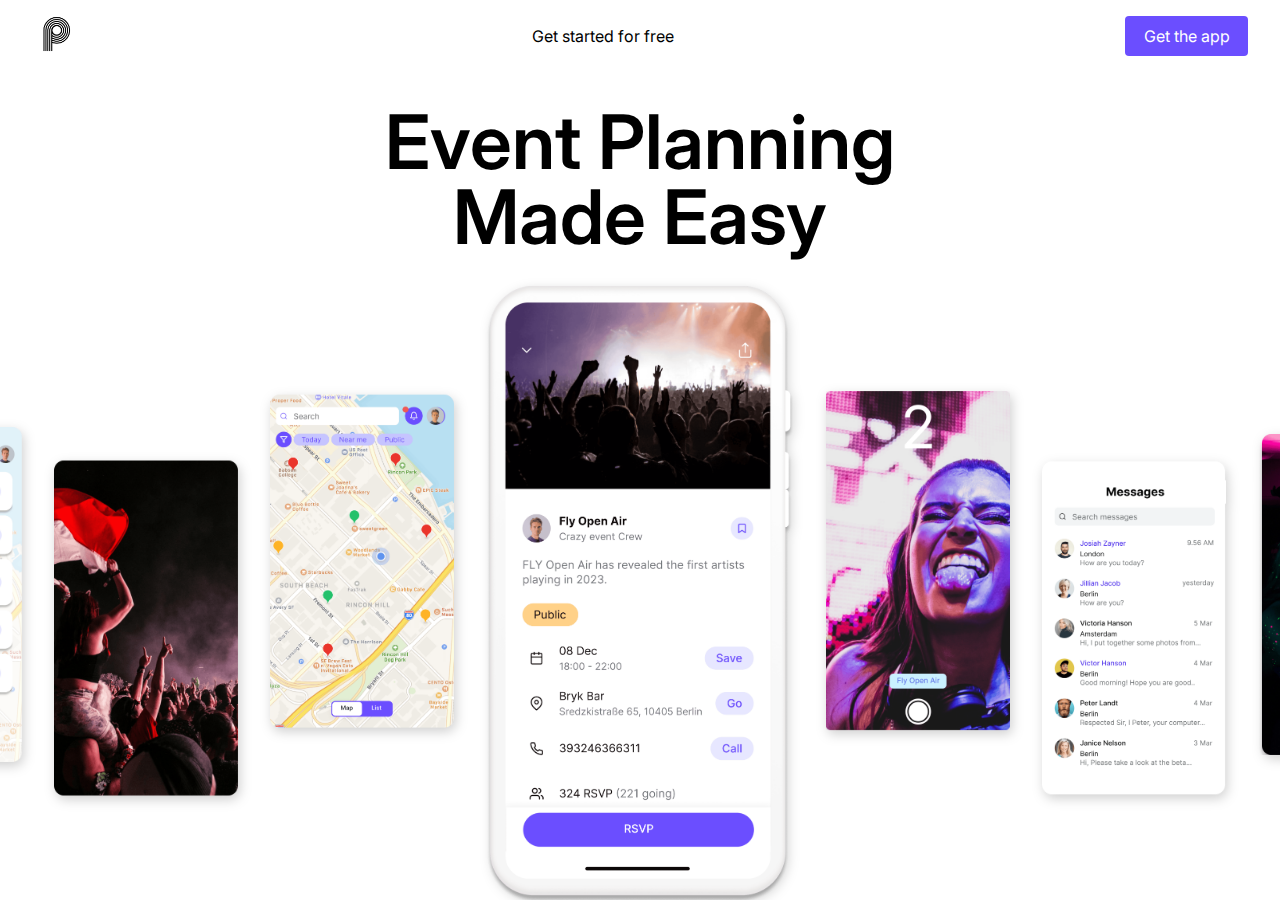
<file: index.html>
<!DOCTYPE html>
<head>
    <title>Pinfo - Event Planning Made Easy</title>
    <link rel="stylesheet" href="style.css">
    <link rel="preconnect" href="https://fonts.googleapis.com">
    <link rel="preconnect" href="https://fonts.gstatic.com" crossorigin>
    <link href="https://fonts.googleapis.com/css2?family=Inter:wght@100..900&display=swap" rel="stylesheet">
    <meta name="viewport" content="width=device-width, initial-scale=1">
    <meta charset="utf-8">
</head>
<body>
    <div id="navbar">
        <a href="./index">
            <img src="./assets/pinfo-wb.png" id="pinfo-logo-navbar"></img>
        </a>
        <p id="navbar-cta">Get started for free</p>
        <div class="button-wrapper" id="header-button-wrapper">
            <a href="https://3qhj62ba7qm.typeform.com/to/w838YEDk" class="button">Get the app</a>
        </div>
    </div>
    <div class="pinfo-slide-container">
        <div class="pinfo-slide-flex" id="slide-1">
            <h1 id="pinfo-header">Event Planning Made Easy</h1>
            <div id="carousel">
                <img class="carousel-img" id="carousel-img-1" src="./assets/s1-img-1.png" alt="">
                <img class="carousel-img" id="carousel-img-2" src="./assets/s1-img-2.png" alt="">
                <img class="carousel-img" id="carousel-img-3" src="./assets/s1-img-3.png" alt="">
                <img class="carousel-img" id="carousel-img-4" src="./assets/s1-img-0.png" alt="">
                <img class="carousel-img" id="carousel-img-5" src="./assets/s1-img-4.png" alt="">
                <img class="carousel-img" id="carousel-img-6" src="./assets/s1-img-5.png" alt="">
                <img class="carousel-img" id="carousel-img-7" src="./assets/s1-img-6.png" alt="">
            </div>
        </div>
        <div class="pinfo-slide" id="slide-2">
            <div class="img-container">
                <img src="./assets/s2-hero.png" alt="" id="slide-2-img" class="slide-img">
            </div>
            <div class="slide-body" id="slide-2-body">
                <h2>Events View</h2>
                <h3>For people, event attendees and planners</h3>
                <div id="events-view-list">
                    <p>The Events View element provides a <b>dynamic and interactive map</b> and list view of events.</p>
                    <p><b>Explore events</b> happening near you or anywhere around the globe.</p>
                    <p>Navigate through the map to <b>discover events in specific locations, or scroll through the list view</b> for a comprehensive overview of events.</p>
                </div>
            </div>
        </div>
        <div class="pinfo-slide" id="slide-3">
            <div class="slide-body" id="slide-3-body">
                <h2>Events Space</h2>
                <div id="events-space-list">
                    <p>With the Events Space element, <b>you have the power to create, save, and share events.</b></p>
                    <p>Whether you're organizing a gathering, promoting a concert, or planning a conference, Pinfo allows you to <b>create events and share them with your desired audience.</b></p> 
                    <p><b>Save events you're interested in attending</b>, ensuring you never miss out on exciting opportunities.</p>
                </div>
            </div>
            <div class="img-container">
                <img src="./assets/s3-hero.png" alt="" class="slide-img">
            </div>
        </div>
        <div class="pinfo-slide" id="cta-2">
            <p id="slogan">A world of events at your fingertips</p>
            <div class="button-wrapper" id="cta-2-button-wrapper">
                <a href="https://3qhj62ba7qm.typeform.com/to/w838YEDk" class="button">Download</a>
            </div>        
        </div>
        <div class="pinfo-slide" id="slide-4">
            <div class="img-container">
                <img src="./assets/s4-hero.png" alt="" class="slide-img">
            </div>
            <div class="slide-body" id="slide-4-body">
                <h2>Messagging</h2>
                <p><b>Connect and communicate</b> with fellow Pinfo users through the Messaging element.</p> 
                <p>Engage in real-time conversations, <b>exchange information, share event experiences, and build connections</b> within the app's vibrant community.</p> 
                <p><b>Stay connected</b> and be a part of the event conversation.</p>
            </div>
        </div>
        <div class="pinfo-slide" id="slide-5">
            <div class="slide-body" id="slide-5-body">
                <h2>Events Search</h2>
                <p>The Event Searching element empowers you to <b>find events that align with your interests.</b></p>
                <p>Utilize <b>robust search capabilities</b> to discover events based on various criteria, such as location, date, category, and more. </p>
                <p>Explore a wide range of <b>events tailored to your preferences</b> and expand your event horizons.</p>
            </div>
            <div class="img-container">
                <img src="./assets/s5-hero.png" alt="" class="slide-img">
            </div>
        </div>
        <div class="pinfo-slide" id="slide-6">
            <div class="img-container">
                <img src="./assets/s6-hero.png" alt="" class="slide-img">
            </div>
            <div class="slide-body" id="slide-6-body">
                <h2>Settings</h2>
                <p><b>Customize your app experience</b> and manage your profile through the Settings element. </p>
                <p>Access app settings to <b>personalize your preferences, notifications, and privacy settings.</b> </p>
                <p>Additionally, manage your user profile settings to <b>present yourself uniquely</b> within the Pinfo community.</p>
            </div>
        </div>
        <div id="slide-7">
            <div id="slide-7-content">
                <div id="cta">
                  <h2><a href="https://3qhj62ba7qm.typeform.com/to/w838YEDk">Download now!</a></h2>
                    <a href="https://3qhj62ba7qm.typeform.com/to/w838YEDk" id="app-store-button"><img src="./assets/app_store_badge.svg" alt=""></a>
                </div>
                <div id="review-carousel">
                    <p class="review arrow" id="left-arrow">⟵</p>
                    <div class="review-wrapper active" id="review-1">
                        <img src="./assets/chris-jones.png" alt="" class="avatar">
                        <p class="review">“Pinfo has simplified event planning for me with its intuitive interface and comprehensive features.”</p>
                        <div id="review-author-container">
                            <span class="review-author">Chris Jones</span>
                            <span class="review-author">@chrisjones</span>
                        </div>
                    </div>
                    <div class="review-wrapper disabled" id="review-2">
                        <img src="./assets/elena-rossi.jpg" alt="" class="avatar">
                        <p class="review">“With Pinfo, I can effortlessly organize and discover events. It's my go-to app for social planning!”</p>
                        <div id="review-author-container">
                            <span class="review-author">Elena Rossi</span>
                            <span class="review-author">@elenarossi</span>
                        </div>
                    </div>
                    <p class="review arrow" id="right-arrow">⟶</p>
                </div>

            </div>
        </div>
        <div class="pinfo-slide" id="slide-8">
            <div id="slide-8-container">
                <h2 id="faq">FAQ</h2>
                <div id="slide-8-faq">
                    <div id="slide-8-questions">
                        <div id="question-container">
                            <div class="accordion-item">
                                <div class="question-header" id="q-1">
                                    What types of events can I find on Pinfo?
                                </div>
                                <div class="accordion-content">
                                    <p>Pinfo offers a broad range of events worldwide, including music festivals, art exhibitions, conferences, and local gatherings, catering to diverse interests.</p>
                                </div>
                            </div>
                            <div class="accordion-item">
                                <div class="question-header" id="q-2">
                                    How does Pinfo help me with event planning?
                                </div>
                                <div class="accordion-content">
                                    <p>The app allows users to save events directly to their calendar, helping them manage their schedules and ensure they never miss out on important events.</p>
                                </div>
                            </div>
                            <div class="accordion-item">
                                <div class="question-header" id="q-3">
                                    Can I interact with other event-goers on Pinfo?
                                </div>
                                <div class="accordion-content">
                                    <p>Yes, Pinfo includes a community feature where users can engage in real-time conversations, share tips, and exchange event experiences.</p>
                                </div>
                            </div>
                            <div class="accordion-item">
                                <div class="question-header" id="q-4">
                                    How personalized are the event recommendations on Pinfo?
                                </div>
                                <div class="accordion-content">
                                    <p>Our advanced algorithms provide personalized event recommendations based on user preferences and interests, enhancing the event discovery process.</p>
                                </div>
                            </div>
                            <div class="accordion-item">
                                <div class="question-header" id="q-5">
                                    Is it possible to create and promote my own events on Pinfo?
                                </div>
                                <div class="accordion-content">
                                    <p>Users can create and share their own events using the Events Space element, making it easy to promote events to the appropriate audience.</p>
                                </div>
                            </div>
                            <div class="accordion-item">
                                <div class="question-header" id="q-6">
                                    How can I manage my privacy and notifications in Pinfo?
                                </div>
                                <div class="accordion-content">
                                    <p>Pinfo allows users to customize privacy settings and manage notifications through the app’s Settings element, ensuring a personalized and secure experience.</p>
                                </div>
                            </div>
                            <div class="accordion-item">
                                <div class="question-header" id="q-7">
                                    What makes Pinfo unique compared to other event apps?
                                </div>
                                <div class="accordion-content">
                                    <p>Pinfo uniquely integrates event discovery, planning, and community interaction in one platform, offering a comprehensive tool for all event-related needs.</p>
                                </div>
                            </div>
                            <div class="accordion-item">
                                <div class="question-header" id="q-8">
                                    How does the Events View work?
                                </div>
                                <div class="accordion-content">
                                    <p>The Events View feature offers a dynamic map and list view, enabling users to explore events by location or through a comprehensive list overview.</p>
                                </div>
                            </div>
                            <div class="accordion-item">
                                <div class="question-header" id="q-9">
                                    How do I join the waitlist for Pinfo?
                                </div>
                                <div class="accordion-content">
                                    <p>Interested users can join our waitlist by visiting our website and providing their email address to receive updates about the app launch.</p>
                                </div>
                            </div>
                            <div class="accordion-item">
                                <div class="question-header" id="q-10">
                                    Are there any costs associated with using Pinfo?
                                </div>
                                <div class="accordion-content">
                                    <p>Pinfo is free to download and use. Future premium features will be clearly indicated within the app for users who opt for additional functionalities.</p>
                                </div>
                            </div>
                        </div>
                    </div>
                </div>
            </div>
            <div id="footer">
                <a id="footer-logo-container" href="./index">
                    <img src="./assets/pinfo-black.png" id="pinfo-logo-footer"></img>
                </a>
                <div id="links">      
                    <div class="link-group" id="legal">
                        <a href="https://3qhj62ba7qm.typeform.com/to/w838YEDk"><p class="footer-category">Legal</p></a>
                        <a href="./tos"><p class="footer-element">TOS</p></a>
                        <a href="https://3qhj62ba7qm.typeform.com/to/w838YEDk"><p class="footer-element">Site notice</p></a>
                        <a href="/privacy"><p class="footer-element">Privacy</p></a>
                    </div>
                    <div class="link-group" id="resources">
                        <p class="footer-category">Resources</p>
                        <a class="footer-element" href="./index#faq">FAQ</a>
                    </div>
                    <div class="link-group" id="social">
                        <p class="footer-category">Connect</p>
                        <a href="https://3qhj62ba7qm.typeform.com/to/w838YEDk"><img src="./assets/instagram.svg" alt="Instagram"></a>
                    </div>
                </div> 
            </div>
        </div>
    </div>
    <script src="./lib/carousel.js"></script>
    <script src="./lib/qna.js"></script>
</body>
</file>
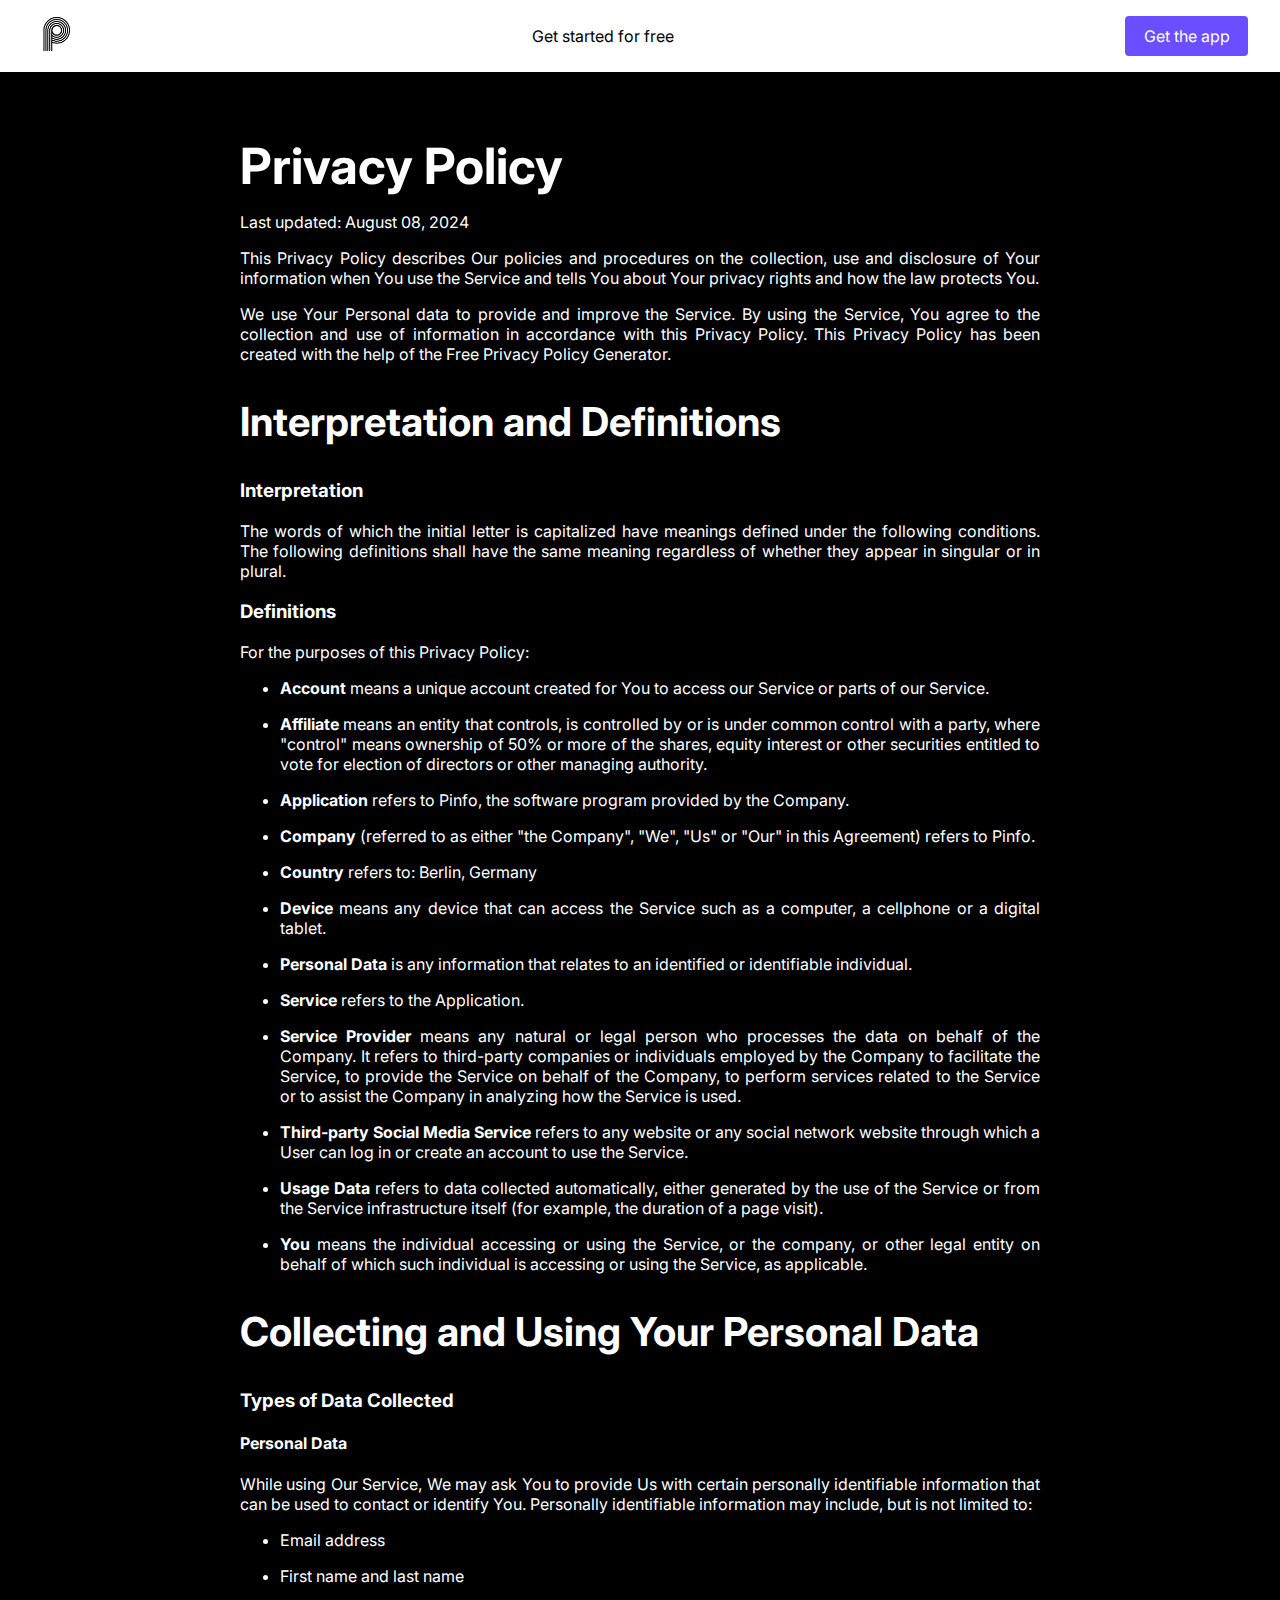
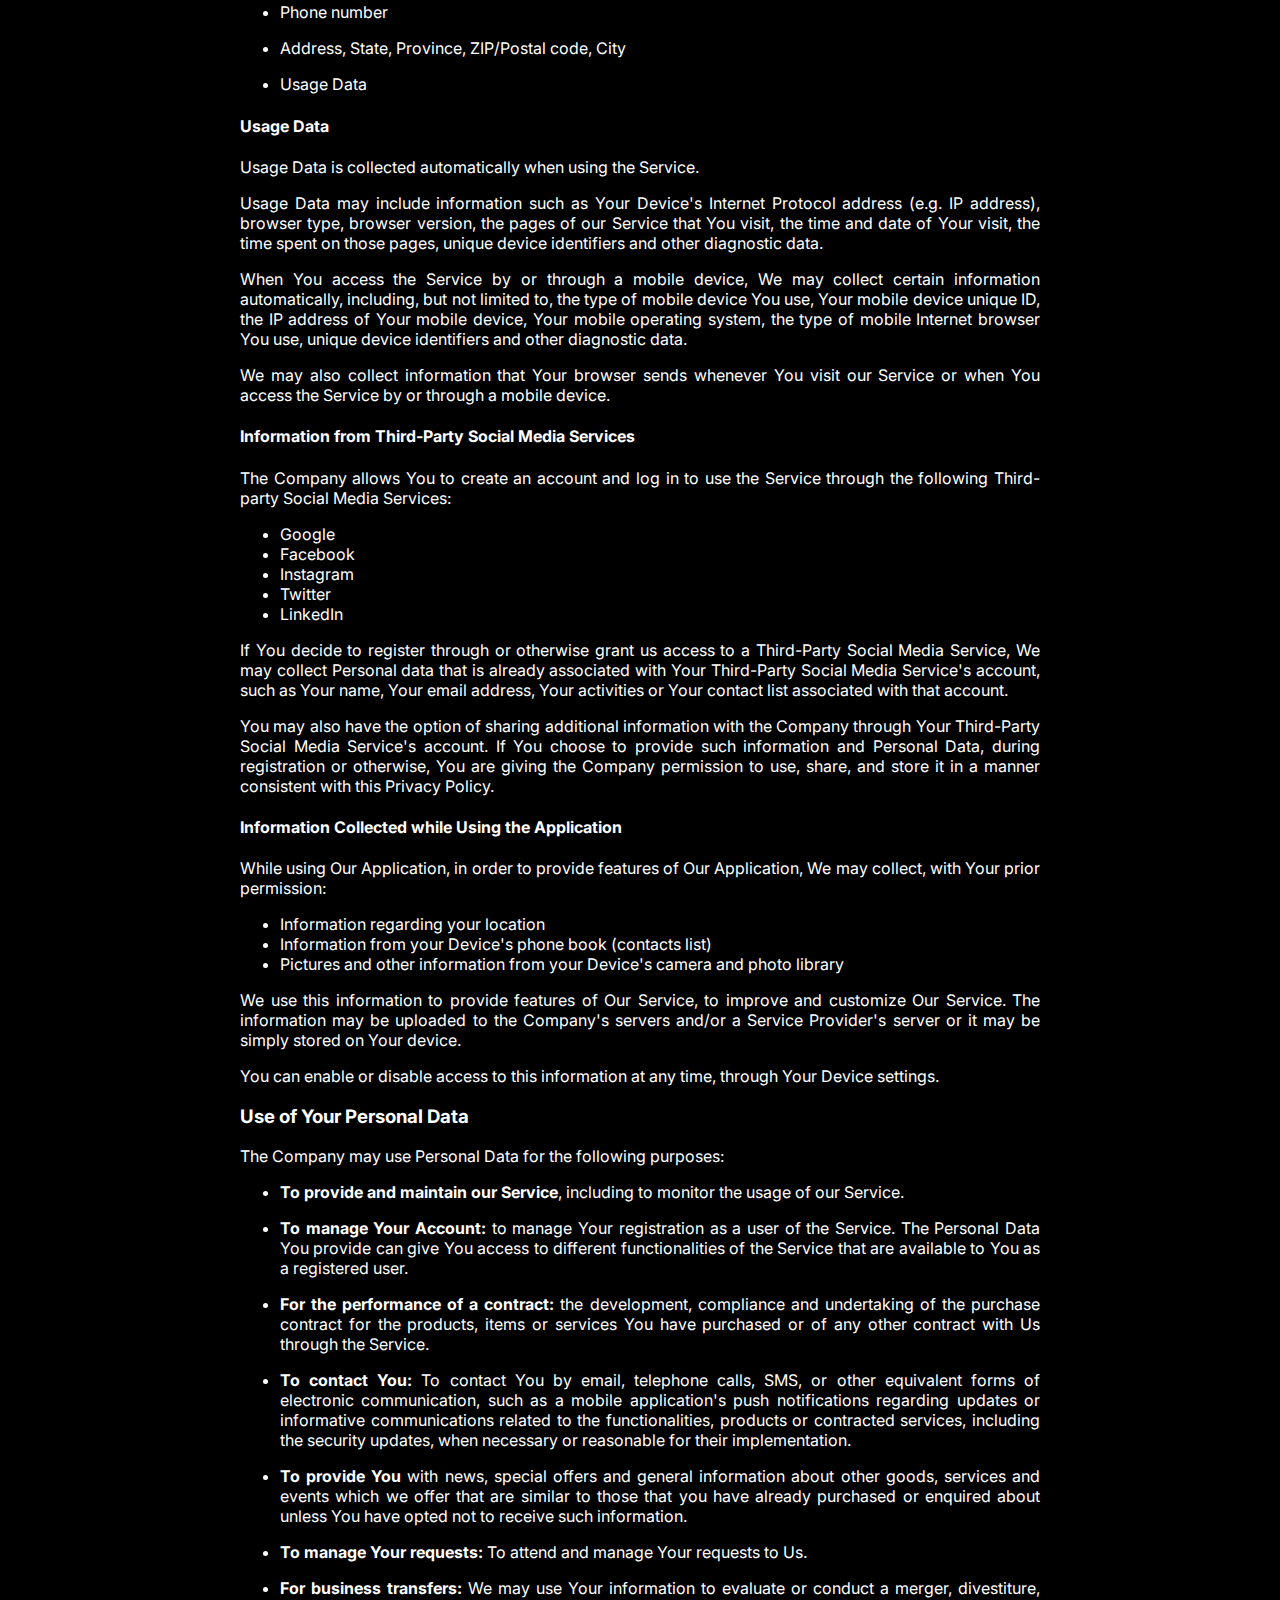
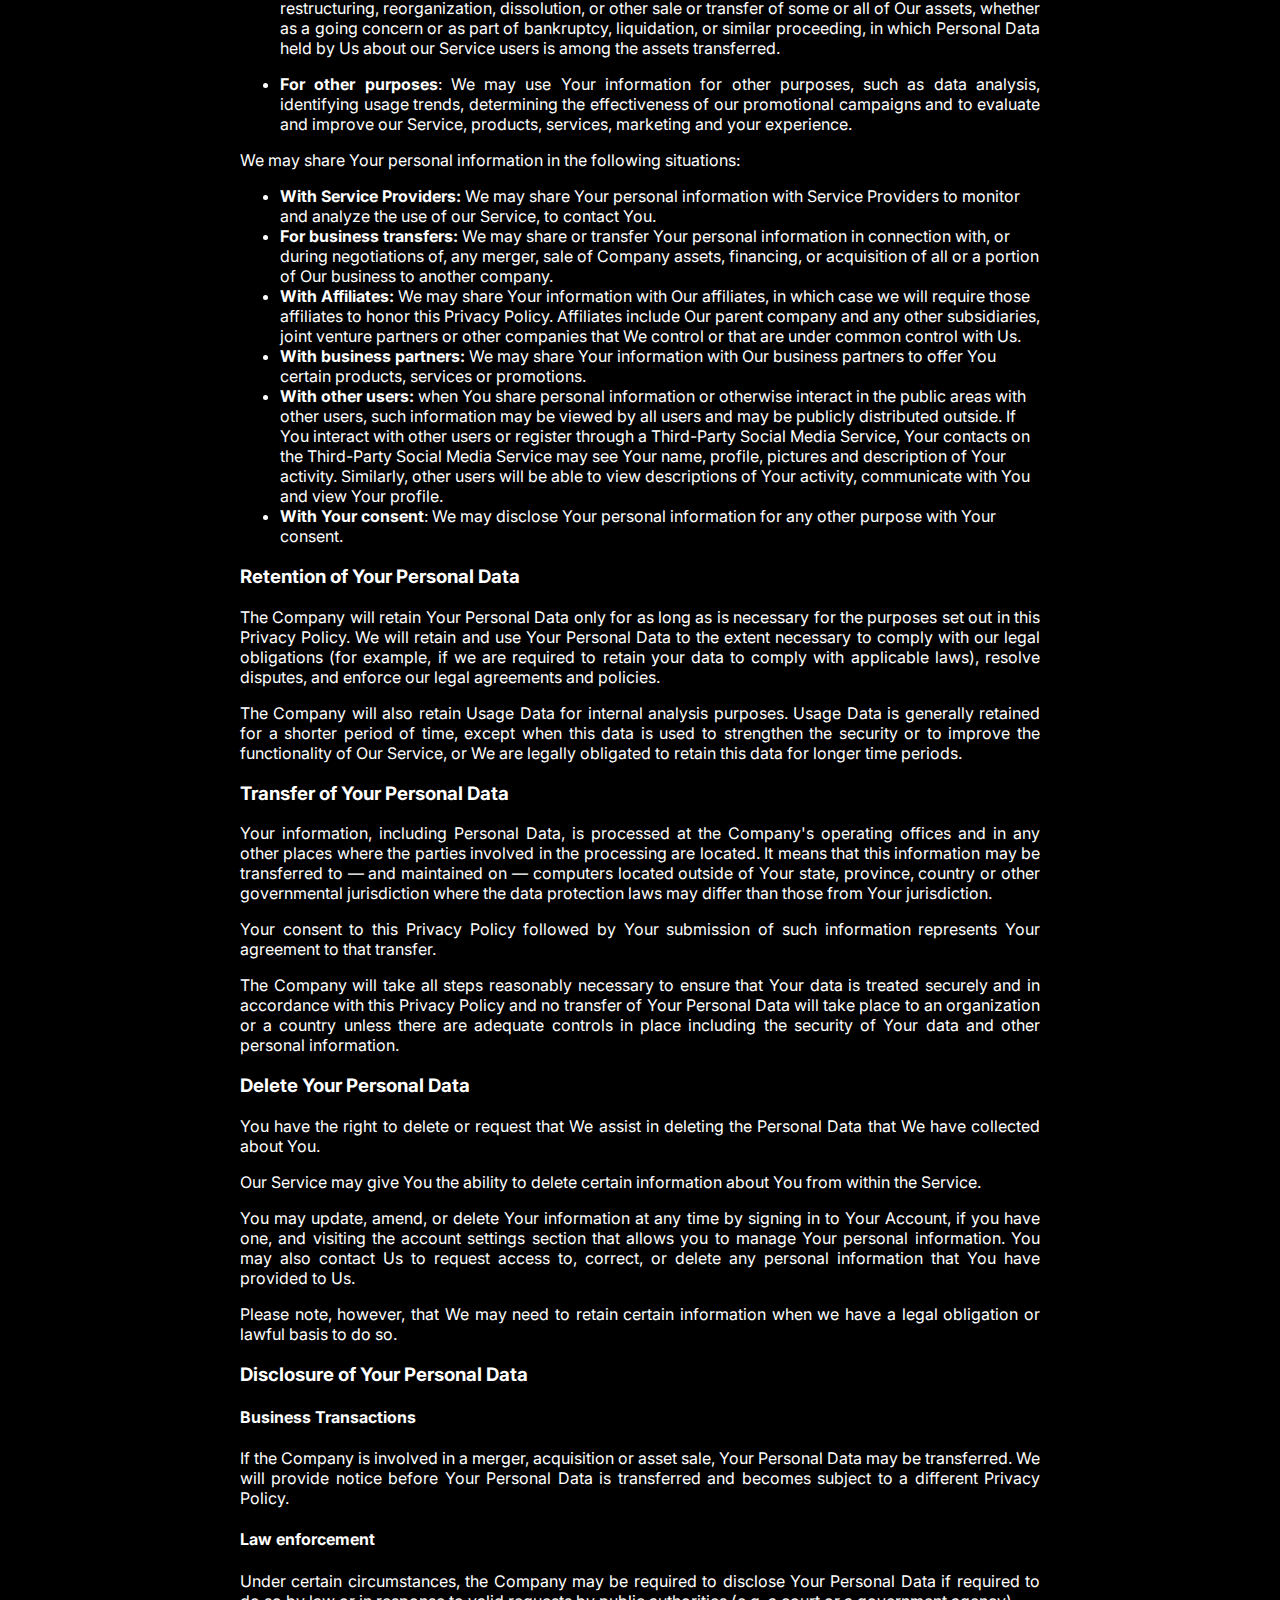
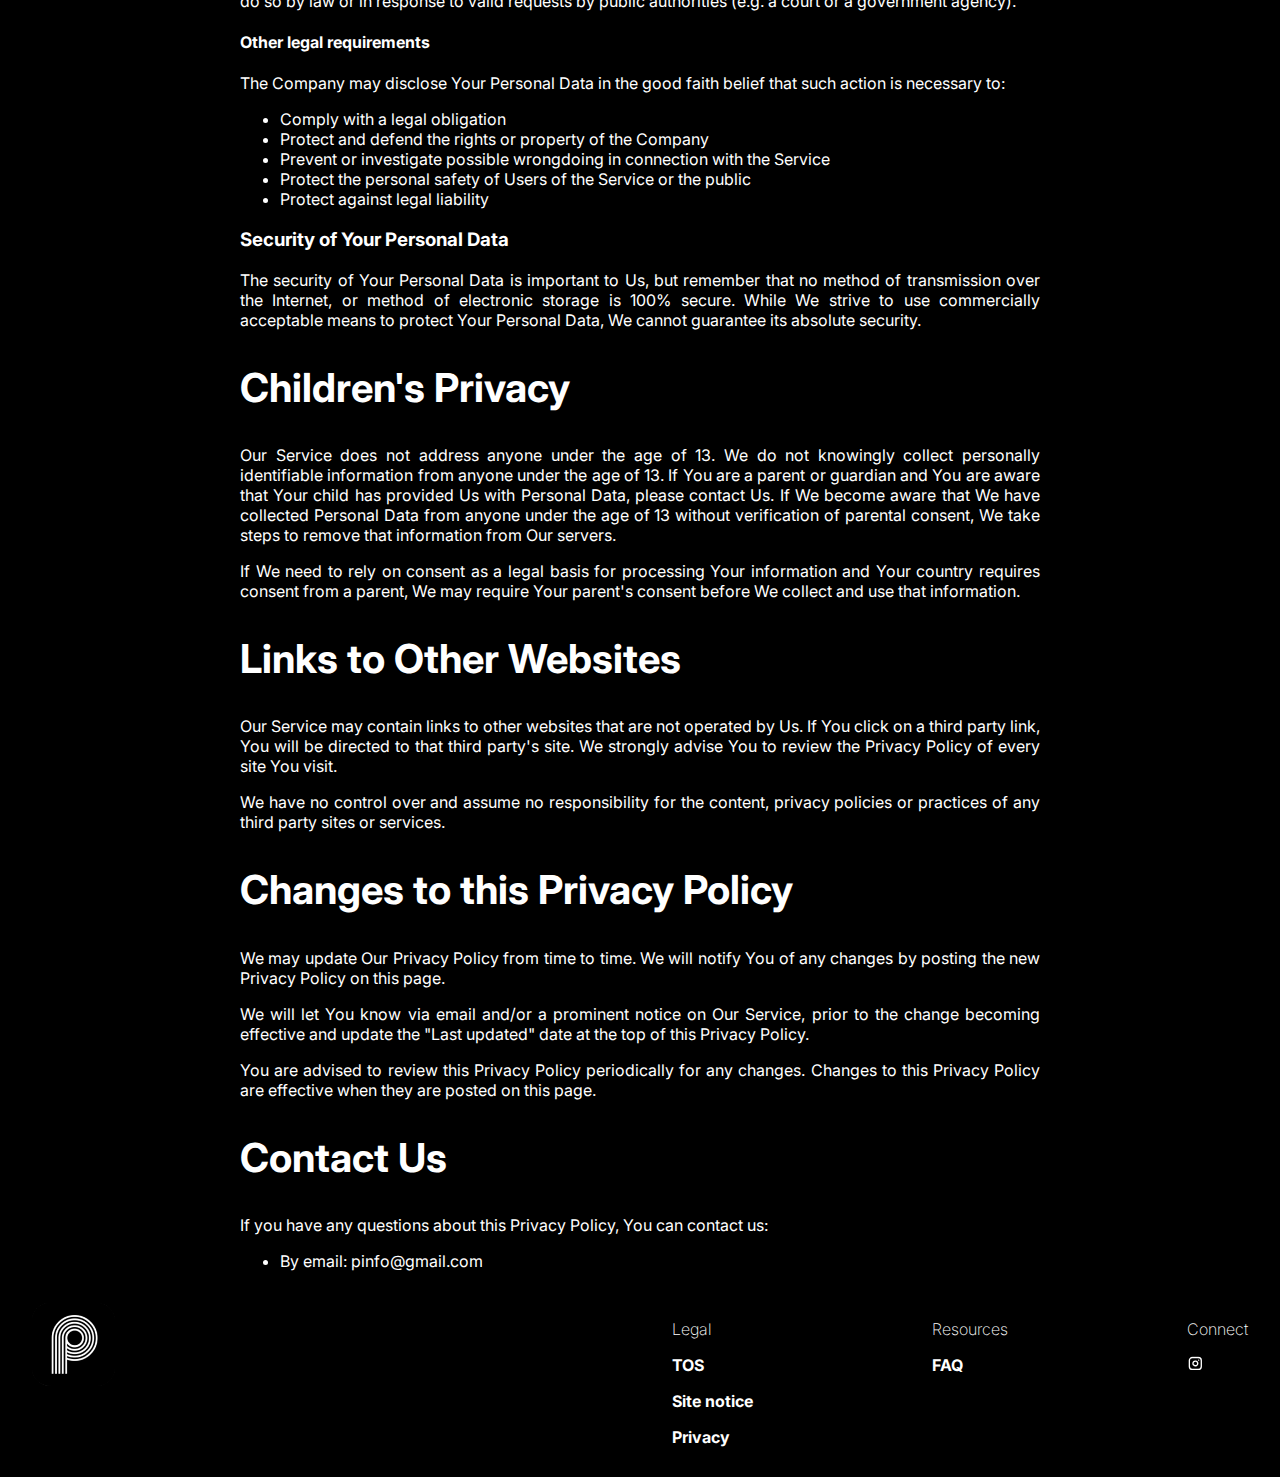
<file: privacy.html>
<!DOCTYPE html>
<head>
    <title>Pinfo - Privacy Policy</title>
    <link rel="stylesheet" href="style.css">
    <link rel="preconnect" href="https://fonts.googleapis.com">
    <link rel="preconnect" href="https://fonts.gstatic.com" crossorigin>
    <link href="https://fonts.googleapis.com/css2?family=Inter:wght@100..900&display=swap" rel="stylesheet">
    <meta name="viewport" content="width=device-width, initial-scale=1">
    <meta charset="utf-8">
</head>
<body id="tos-body" class="info-body">
  <div id="navbar">
    <a href="./index">
      <img src="./assets/pinfo-wb.png" id="pinfo-logo-navbar"></img>
    </a>
    <p id="navbar-cta">Get started for free</p>
    <div class="button-wrapper" id="header-button-wrapper">
      <a href="https://3qhj62ba7qm.typeform.com/to/w838YEDk" class="button">Get the app</a>
    </div>
  </div>
  <div id="tos-content" class="info-content">
    <h1>Privacy Policy</h1>
    <p>Last updated: August 08, 2024</p>
    <p>This Privacy Policy describes Our policies and procedures on the collection, use and disclosure of Your information when You use the Service and tells You about Your privacy rights and how the law protects You.</p>
    <p>We use Your Personal data to provide and improve the Service. By using the Service, You agree to the collection and use of information in accordance with this Privacy Policy. This Privacy Policy has been created with the help of the <a href="https://www.freeprivacypolicy.com/free-privacy-policy-generator/" target="_blank">Free Privacy Policy Generator</a>.</p>
    <h2>Interpretation and Definitions</h2>
    <h3>Interpretation</h3>
    <p>The words of which the initial letter is capitalized have meanings defined under the following conditions. The following definitions shall have the same meaning regardless of whether they appear in singular or in plural.</p>
    <h3>Definitions</h3>
    <p>For the purposes of this Privacy Policy:</p>
    <ul>
      <li>
        <p><strong>Account</strong> means a unique account created for You to access our Service or parts of our Service.</p>
      </li>
      <li>
        <p><strong>Affiliate</strong> means an entity that controls, is controlled by or is under common control with a party, where &quot;control&quot; means ownership of 50% or more of the shares, equity interest or other securities entitled to vote for election of directors or other managing authority.</p>
      </li>
      <li>
        <p><strong>Application</strong> refers to Pinfo, the software program provided by the Company.</p>
      </li>
      <li>
        <p><strong>Company</strong> (referred to as either &quot;the Company&quot;, &quot;We&quot;, &quot;Us&quot; or &quot;Our&quot; in this Agreement) refers to Pinfo.</p>
      </li>
      <li>
        <p><strong>Country</strong> refers to: Berlin, Germany</p>
      </li>
      <li>
        <p><strong>Device</strong> means any device that can access the Service such as a computer, a cellphone or a digital tablet.</p>
      </li>
      <li>
        <p><strong>Personal Data</strong> is any information that relates to an identified or identifiable individual.</p>
      </li>
      <li>
        <p><strong>Service</strong> refers to the Application.</p>
      </li>
      <li>
        <p><strong>Service Provider</strong> means any natural or legal person who processes the data on behalf of the Company. It refers to third-party companies or individuals employed by the Company to facilitate the Service, to provide the Service on behalf of the Company, to perform services related to the Service or to assist the Company in analyzing how the Service is used.</p>
      </li>
      <li>
        <p><strong>Third-party Social Media Service</strong> refers to any website or any social network website through which a User can log in or create an account to use the Service.</p>
      </li>
      <li>
        <p><strong>Usage Data</strong> refers to data collected automatically, either generated by the use of the Service or from the Service infrastructure itself (for example, the duration of a page visit).</p>
      </li>
      <li>
        <p><strong>You</strong> means the individual accessing or using the Service, or the company, or other legal entity on behalf of which such individual is accessing or using the Service, as applicable.</p>
      </li>
    </ul>
    <h2>Collecting and Using Your Personal Data</h2>
    <h3>Types of Data Collected</h3>
    <h4>Personal Data</h4>
    <p>While using Our Service, We may ask You to provide Us with certain personally identifiable information that can be used to contact or identify You. Personally identifiable information may include, but is not limited to:</p>
    <ul>
      <li>
        <p>Email address</p>
      </li>
      <li>
        <p>First name and last name</p>
      </li>
      <li>
        <p>Phone number</p>
      </li>
      <li>
        <p>Address, State, Province, ZIP/Postal code, City</p>
      </li>
      <li>
        <p>Usage Data</p>
      </li>
    </ul>
    <h4>Usage Data</h4>
    <p>Usage Data is collected automatically when using the Service.</p>
    <p>Usage Data may include information such as Your Device's Internet Protocol address (e.g. IP address), browser type, browser version, the pages of our Service that You visit, the time and date of Your visit, the time spent on those pages, unique device identifiers and other diagnostic data.</p>
    <p>When You access the Service by or through a mobile device, We may collect certain information automatically, including, but not limited to, the type of mobile device You use, Your mobile device unique ID, the IP address of Your mobile device, Your mobile operating system, the type of mobile Internet browser You use, unique device identifiers and other diagnostic data.</p>
    <p>We may also collect information that Your browser sends whenever You visit our Service or when You access the Service by or through a mobile device.</p>
    <h4>Information from Third-Party Social Media Services</h4>
    <p>The Company allows You to create an account and log in to use the Service through the following Third-party Social Media Services:</p>
    <ul>
      <li>Google</li>
      <li>Facebook</li>
      <li>Instagram</li>
      <li>Twitter</li>
      <li>LinkedIn</li>
    </ul>
    <p>If You decide to register through or otherwise grant us access to a Third-Party Social Media Service, We may collect Personal data that is already associated with Your Third-Party Social Media Service's account, such as Your name, Your email address, Your activities or Your contact list associated with that account.</p>
    <p>You may also have the option of sharing additional information with the Company through Your Third-Party Social Media Service's account. If You choose to provide such information and Personal Data, during registration or otherwise, You are giving the Company permission to use, share, and store it in a manner consistent with this Privacy Policy.</p>
    <h4>Information Collected while Using the Application</h4>
    <p>While using Our Application, in order to provide features of Our Application, We may collect, with Your prior permission:</p>
    <ul>
      <li>Information regarding your location</li>
      <li>Information from your Device's phone book (contacts list)</li>
      <li>Pictures and other information from your Device's camera and photo library</li>
    </ul>
    <p>We use this information to provide features of Our Service, to improve and customize Our Service. The information may be uploaded to the Company's servers and/or a Service Provider's server or it may be simply stored on Your device.</p>
    <p>You can enable or disable access to this information at any time, through Your Device settings.</p>
    <h3>Use of Your Personal Data</h3>
    <p>The Company may use Personal Data for the following purposes:</p>
    <ul>
      <li>
        <p><strong>To provide and maintain our Service</strong>, including to monitor the usage of our Service.</p>
      </li>
      <li>
        <p><strong>To manage Your Account:</strong> to manage Your registration as a user of the Service. The Personal Data You provide can give You access to different functionalities of the Service that are available to You as a registered user.</p>
      </li>
      <li>
        <p><strong>For the performance of a contract:</strong> the development, compliance and undertaking of the purchase contract for the products, items or services You have purchased or of any other contract with Us through the Service.</p>
      </li>
      <li>
        <p><strong>To contact You:</strong> To contact You by email, telephone calls, SMS, or other equivalent forms of electronic communication, such as a mobile application's push notifications regarding updates or informative communications related to the functionalities, products or contracted services, including the security updates, when necessary or reasonable for their implementation.</p>
      </li>
      <li>
        <p><strong>To provide You</strong> with news, special offers and general information about other goods, services and events which we offer that are similar to those that you have already purchased or enquired about unless You have opted not to receive such information.</p>
      </li>
      <li>
        <p><strong>To manage Your requests:</strong> To attend and manage Your requests to Us.</p>
      </li>
      <li>
        <p><strong>For business transfers:</strong> We may use Your information to evaluate or conduct a merger, divestiture, restructuring, reorganization, dissolution, or other sale or transfer of some or all of Our assets, whether as a going concern or as part of bankruptcy, liquidation, or similar proceeding, in which Personal Data held by Us about our Service users is among the assets transferred.</p>
      </li>
      <li>
        <p><strong>For other purposes</strong>: We may use Your information for other purposes, such as data analysis, identifying usage trends, determining the effectiveness of our promotional campaigns and to evaluate and improve our Service, products, services, marketing and your experience.</p>
      </li>
    </ul>
    <p>We may share Your personal information in the following situations:</p>
    <ul>
      <li><strong>With Service Providers:</strong> We may share Your personal information with Service Providers to monitor and analyze the use of our Service, to contact You.</li>
      <li><strong>For business transfers:</strong> We may share or transfer Your personal information in connection with, or during negotiations of, any merger, sale of Company assets, financing, or acquisition of all or a portion of Our business to another company.</li>
      <li><strong>With Affiliates:</strong> We may share Your information with Our affiliates, in which case we will require those affiliates to honor this Privacy Policy. Affiliates include Our parent company and any other subsidiaries, joint venture partners or other companies that We control or that are under common control with Us.</li>
      <li><strong>With business partners:</strong> We may share Your information with Our business partners to offer You certain products, services or promotions.</li>
      <li><strong>With other users:</strong> when You share personal information or otherwise interact in the public areas with other users, such information may be viewed by all users and may be publicly distributed outside. If You interact with other users or register through a Third-Party Social Media Service, Your contacts on the Third-Party Social Media Service may see Your name, profile, pictures and description of Your activity. Similarly, other users will be able to view descriptions of Your activity, communicate with You and view Your profile.</li>
      <li><strong>With Your consent</strong>: We may disclose Your personal information for any other purpose with Your consent.</li>
    </ul>
    <h3>Retention of Your Personal Data</h3>
    <p>The Company will retain Your Personal Data only for as long as is necessary for the purposes set out in this Privacy Policy. We will retain and use Your Personal Data to the extent necessary to comply with our legal obligations (for example, if we are required to retain your data to comply with applicable laws), resolve disputes, and enforce our legal agreements and policies.</p>
    <p>The Company will also retain Usage Data for internal analysis purposes. Usage Data is generally retained for a shorter period of time, except when this data is used to strengthen the security or to improve the functionality of Our Service, or We are legally obligated to retain this data for longer time periods.</p>
    <h3>Transfer of Your Personal Data</h3>
    <p>Your information, including Personal Data, is processed at the Company's operating offices and in any other places where the parties involved in the processing are located. It means that this information may be transferred to — and maintained on — computers located outside of Your state, province, country or other governmental jurisdiction where the data protection laws may differ than those from Your jurisdiction.</p>
    <p>Your consent to this Privacy Policy followed by Your submission of such information represents Your agreement to that transfer.</p>
    <p>The Company will take all steps reasonably necessary to ensure that Your data is treated securely and in accordance with this Privacy Policy and no transfer of Your Personal Data will take place to an organization or a country unless there are adequate controls in place including the security of Your data and other personal information.</p>
    <h3>Delete Your Personal Data</h3>
    <p>You have the right to delete or request that We assist in deleting the Personal Data that We have collected about You.</p>
    <p>Our Service may give You the ability to delete certain information about You from within the Service.</p>
    <p>You may update, amend, or delete Your information at any time by signing in to Your Account, if you have one, and visiting the account settings section that allows you to manage Your personal information. You may also contact Us to request access to, correct, or delete any personal information that You have provided to Us.</p>
    <p>Please note, however, that We may need to retain certain information when we have a legal obligation or lawful basis to do so.</p>
    <h3>Disclosure of Your Personal Data</h3>
    <h4>Business Transactions</h4>
    <p>If the Company is involved in a merger, acquisition or asset sale, Your Personal Data may be transferred. We will provide notice before Your Personal Data is transferred and becomes subject to a different Privacy Policy.</p>
    <h4>Law enforcement</h4>
    <p>Under certain circumstances, the Company may be required to disclose Your Personal Data if required to do so by law or in response to valid requests by public authorities (e.g. a court or a government agency).</p>
    <h4>Other legal requirements</h4>
    <p>The Company may disclose Your Personal Data in the good faith belief that such action is necessary to:</p>
    <ul>
      <li>Comply with a legal obligation</li>
      <li>Protect and defend the rights or property of the Company</li>
      <li>Prevent or investigate possible wrongdoing in connection with the Service</li>
      <li>Protect the personal safety of Users of the Service or the public</li>
      <li>Protect against legal liability</li>
    </ul>
    <h3>Security of Your Personal Data</h3>
    <p>The security of Your Personal Data is important to Us, but remember that no method of transmission over the Internet, or method of electronic storage is 100% secure. While We strive to use commercially acceptable means to protect Your Personal Data, We cannot guarantee its absolute security.</p>
    <h2>Children's Privacy</h2>
    <p>Our Service does not address anyone under the age of 13. We do not knowingly collect personally identifiable information from anyone under the age of 13. If You are a parent or guardian and You are aware that Your child has provided Us with Personal Data, please contact Us. If We become aware that We have collected Personal Data from anyone under the age of 13 without verification of parental consent, We take steps to remove that information from Our servers.</p>
    <p>If We need to rely on consent as a legal basis for processing Your information and Your country requires consent from a parent, We may require Your parent's consent before We collect and use that information.</p>
    <h2>Links to Other Websites</h2>
    <p>Our Service may contain links to other websites that are not operated by Us. If You click on a third party link, You will be directed to that third party's site. We strongly advise You to review the Privacy Policy of every site You visit.</p>
    <p>We have no control over and assume no responsibility for the content, privacy policies or practices of any third party sites or services.</p>
    <h2>Changes to this Privacy Policy</h2>
    <p>We may update Our Privacy Policy from time to time. We will notify You of any changes by posting the new Privacy Policy on this page.</p>
    <p>We will let You know via email and/or a prominent notice on Our Service, prior to the change becoming effective and update the &quot;Last updated&quot; date at the top of this Privacy Policy.</p>
    <p>You are advised to review this Privacy Policy periodically for any changes. Changes to this Privacy Policy are effective when they are posted on this page.</p>
    <h2>Contact Us</h2>
    <p>If you have any questions about this Privacy Policy, You can contact us:</p>
    <ul>
      <li>By email: pinfo@gmail.com</li>
    </ul>
  </div>
  <div id="footer">
    <a id="footer-logo-container" href="./index">
      <img src="./assets/pinfo-black.png" id="pinfo-logo-footer"></img>
    </a>
    <div id="links">      
      <div class="link-group" id="legal">
        <a href="https://3qhj62ba7qm.typeform.com/to/w838YEDk"><p class="footer-category">Legal</p></a>
        <a href="./tos"><p class="footer-element">TOS</p></a>
        <a href="https://3qhj62ba7qm.typeform.com/to/w838YEDk"><p class="footer-element">Site notice</p></a>
        <a href="/privacy"><p class="footer-element">Privacy</p></a>
      </div>
      <div class="link-group" id="resources">
        <p class="footer-category">Resources</p>
        <a class="footer-element" href="./index#faq">FAQ</a>
      </div>
      <div class="link-group" id="social">
        <p class="footer-category">Connect</p>
        <a href="https://3qhj62ba7qm.typeform.com/to/w838YEDk"><img src="./assets/instagram.svg" alt="Instagram"></a>
      </div>
    </div> 
  </div>
</body>
</file>
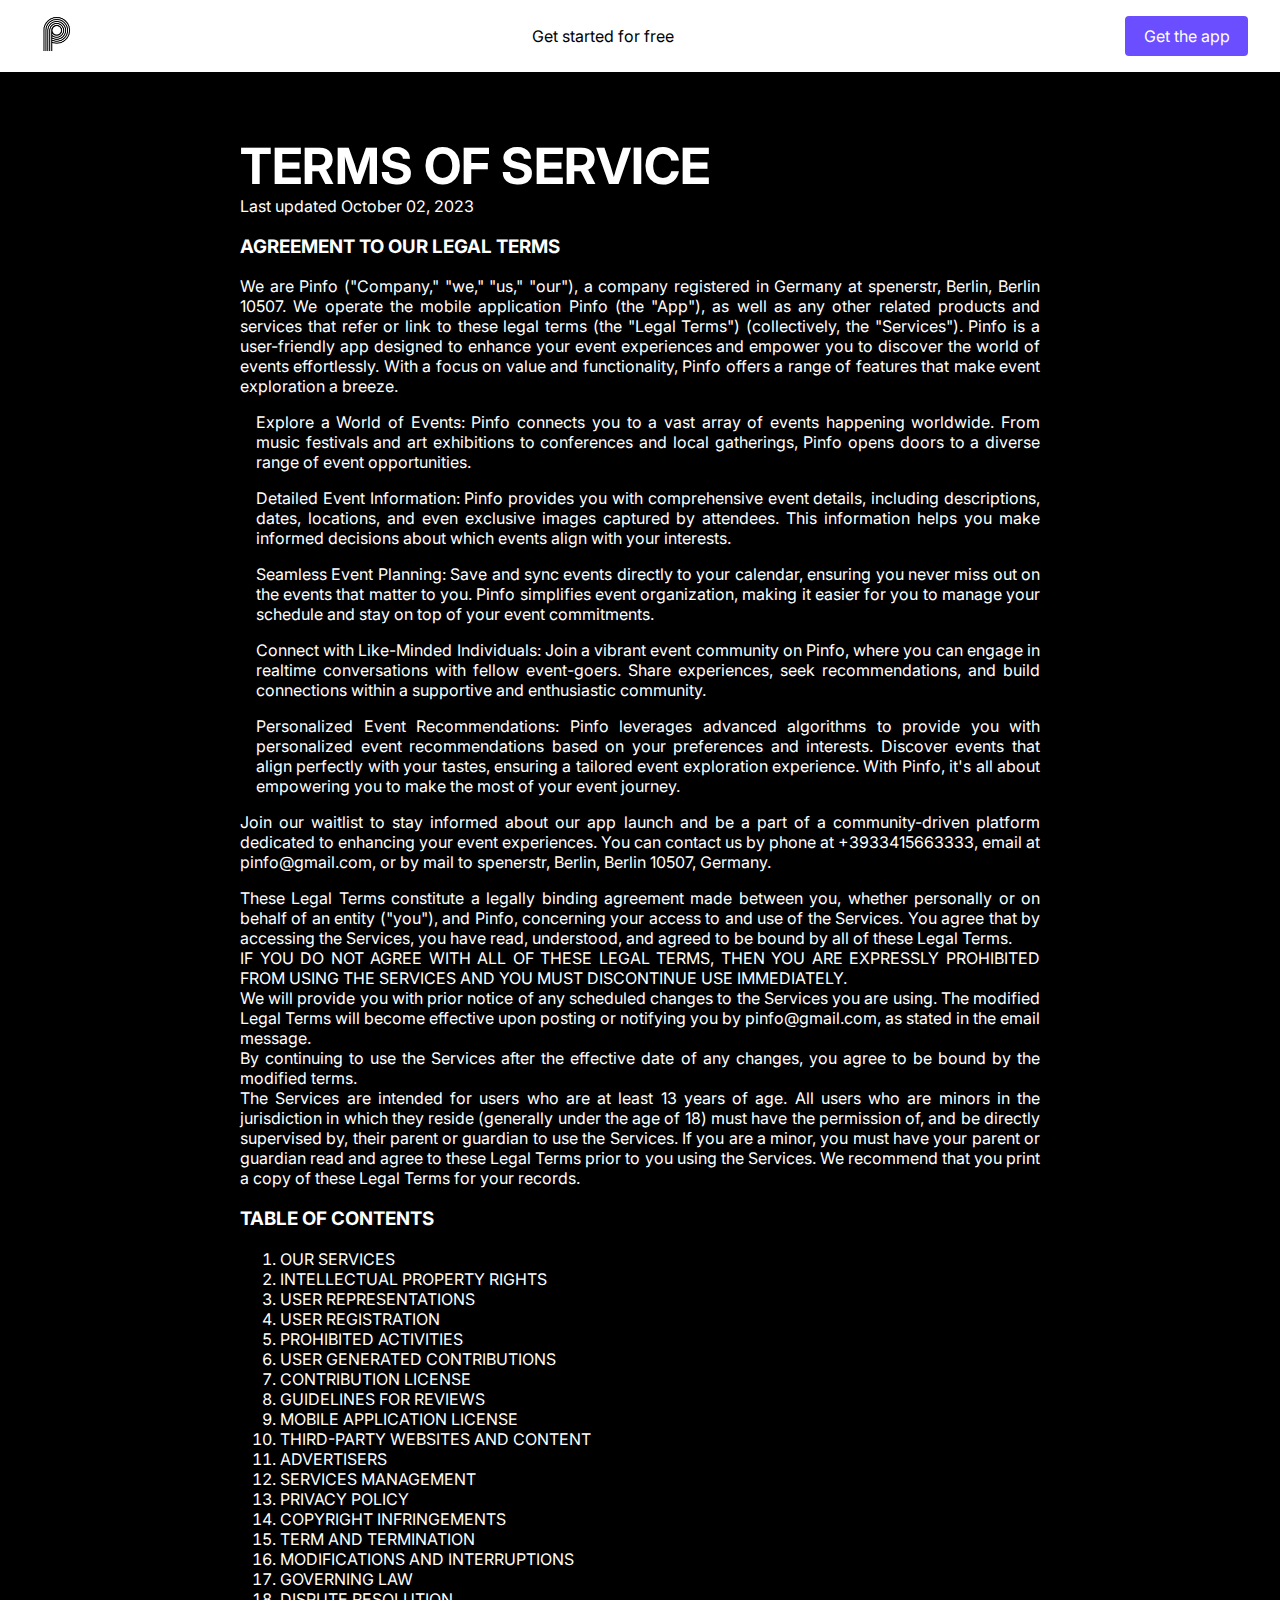
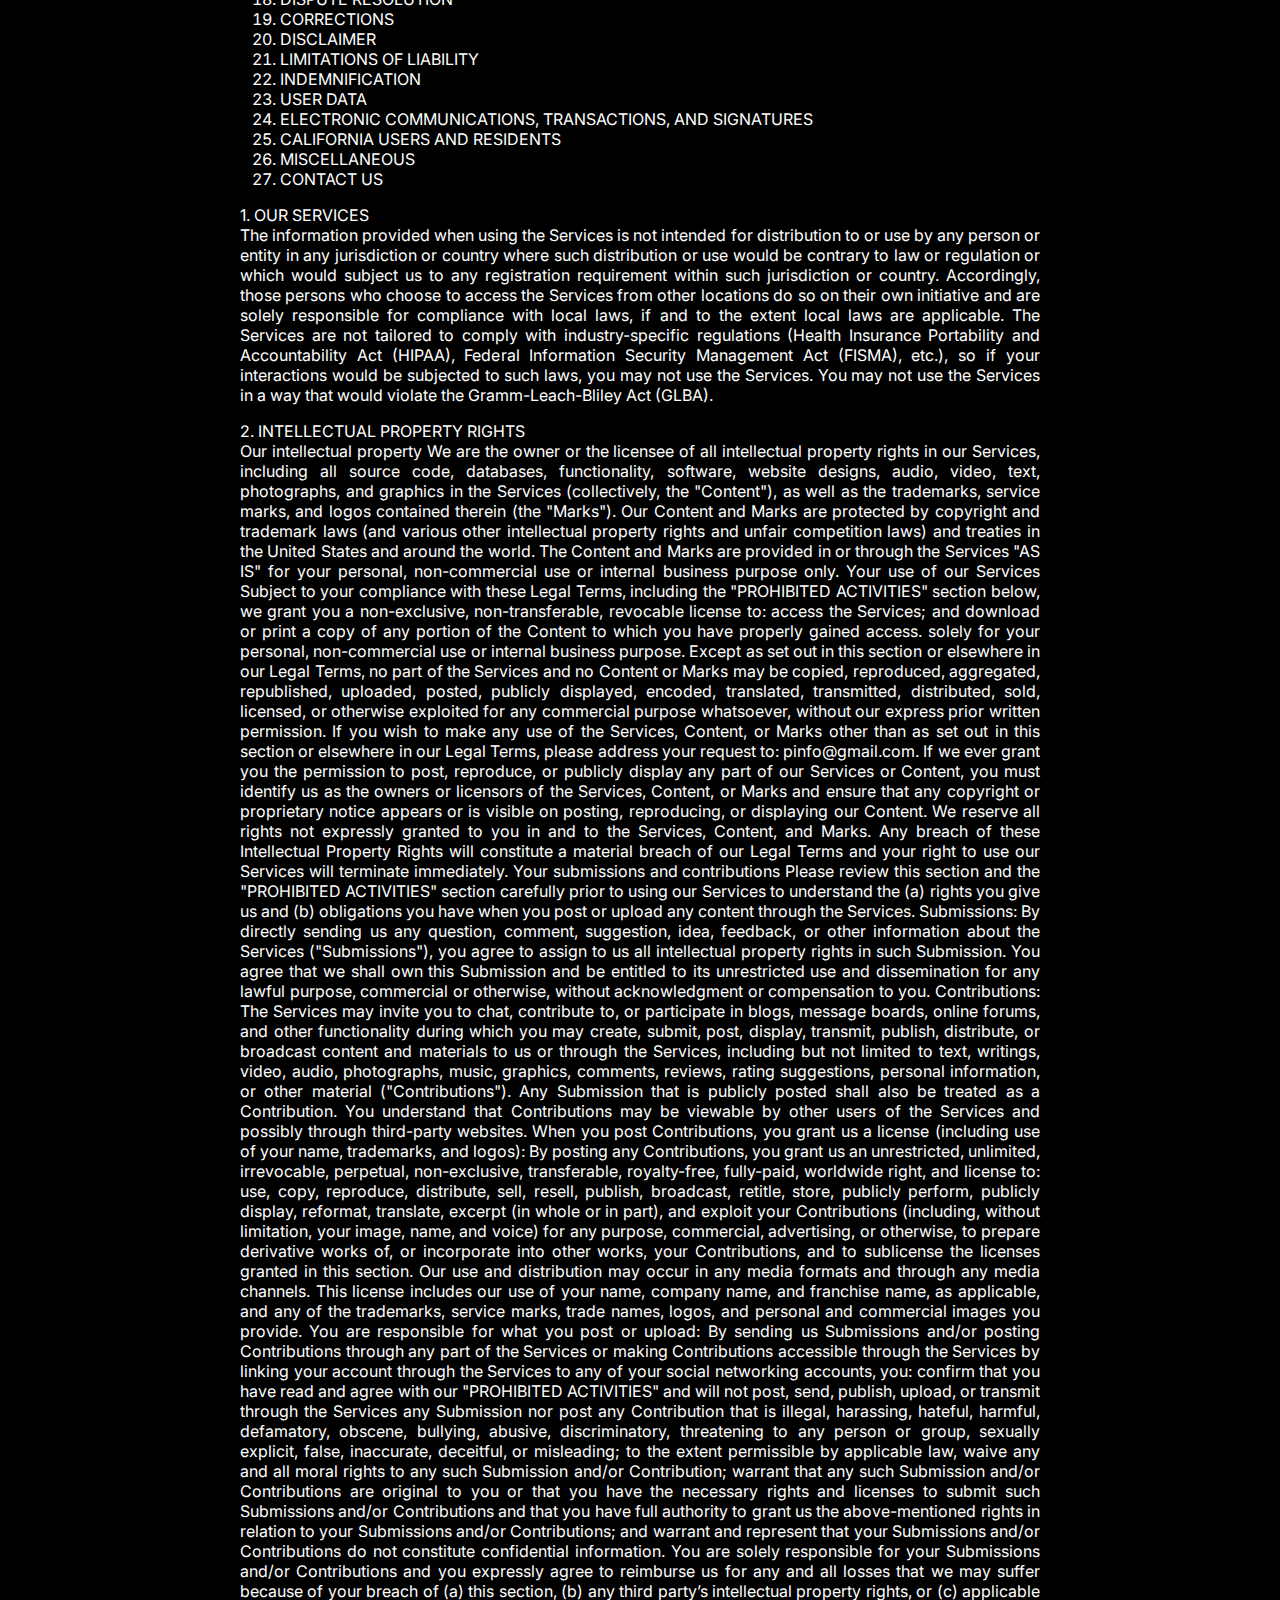
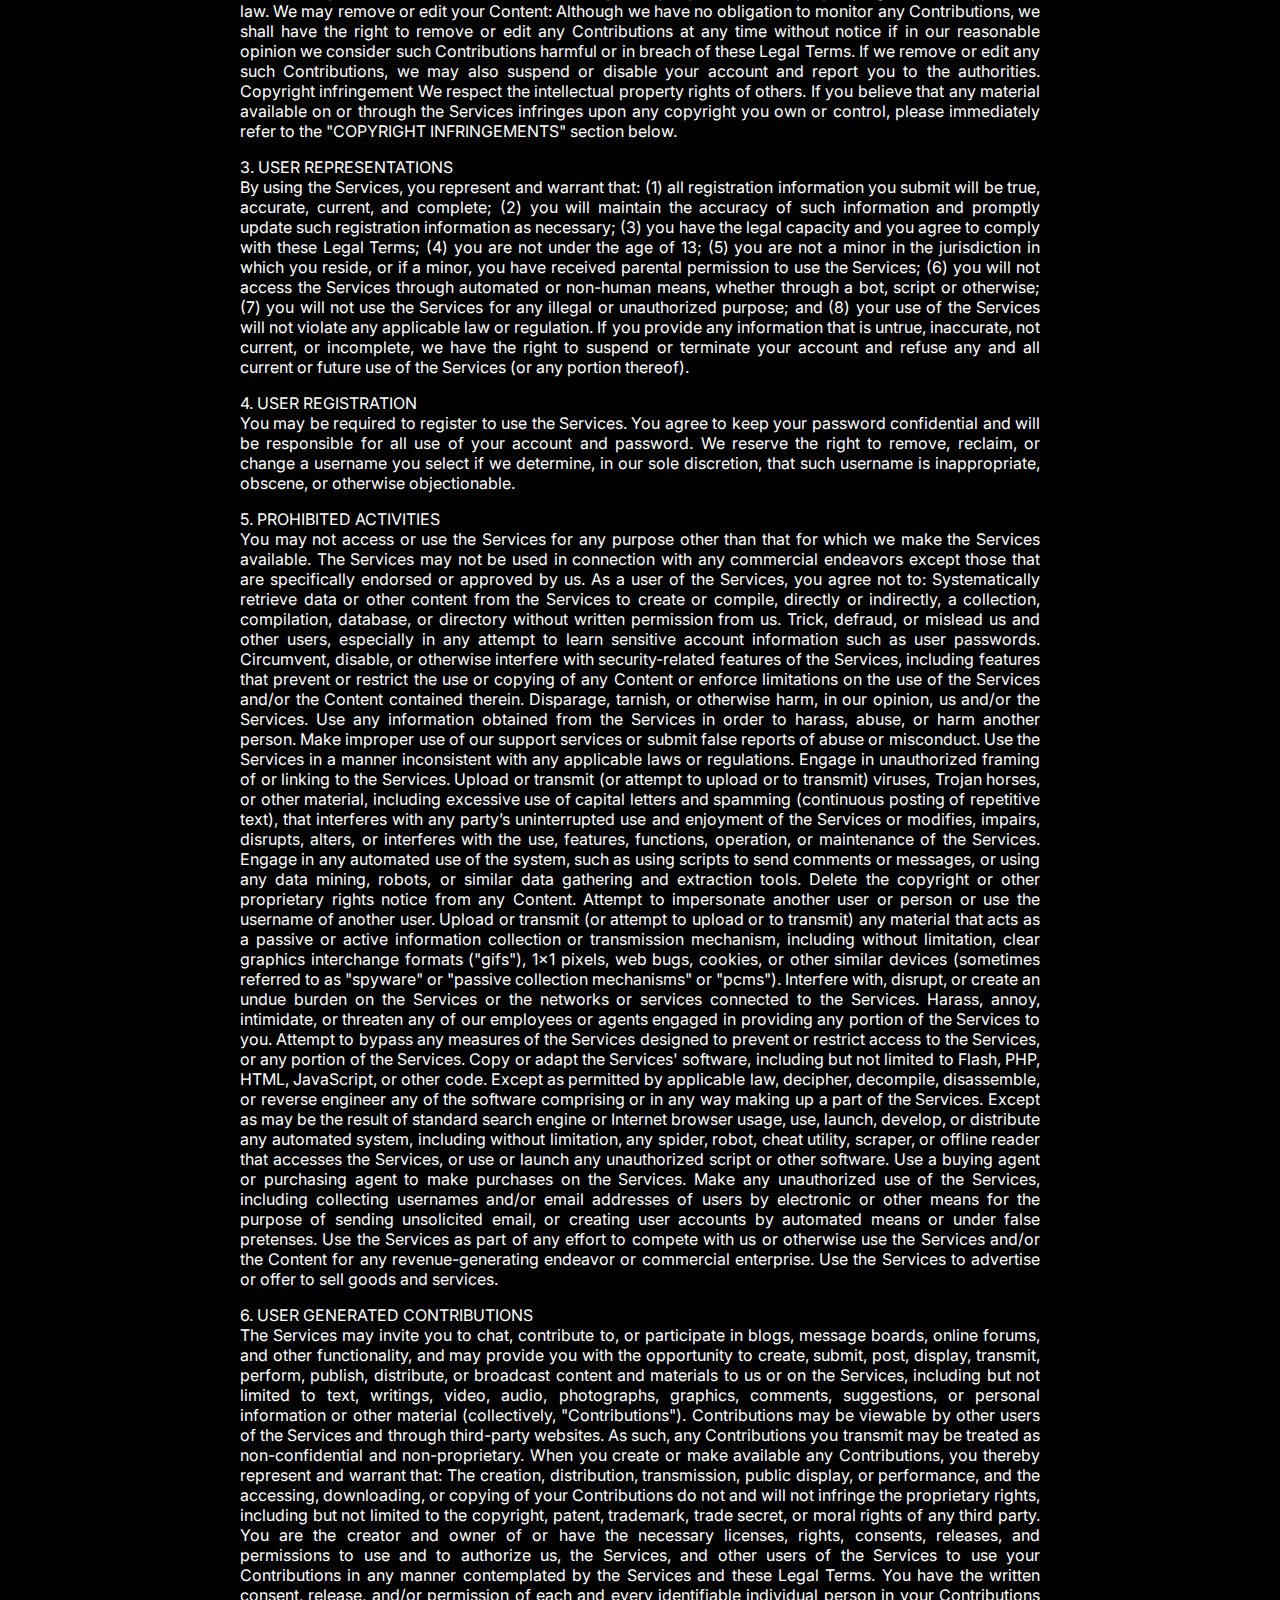
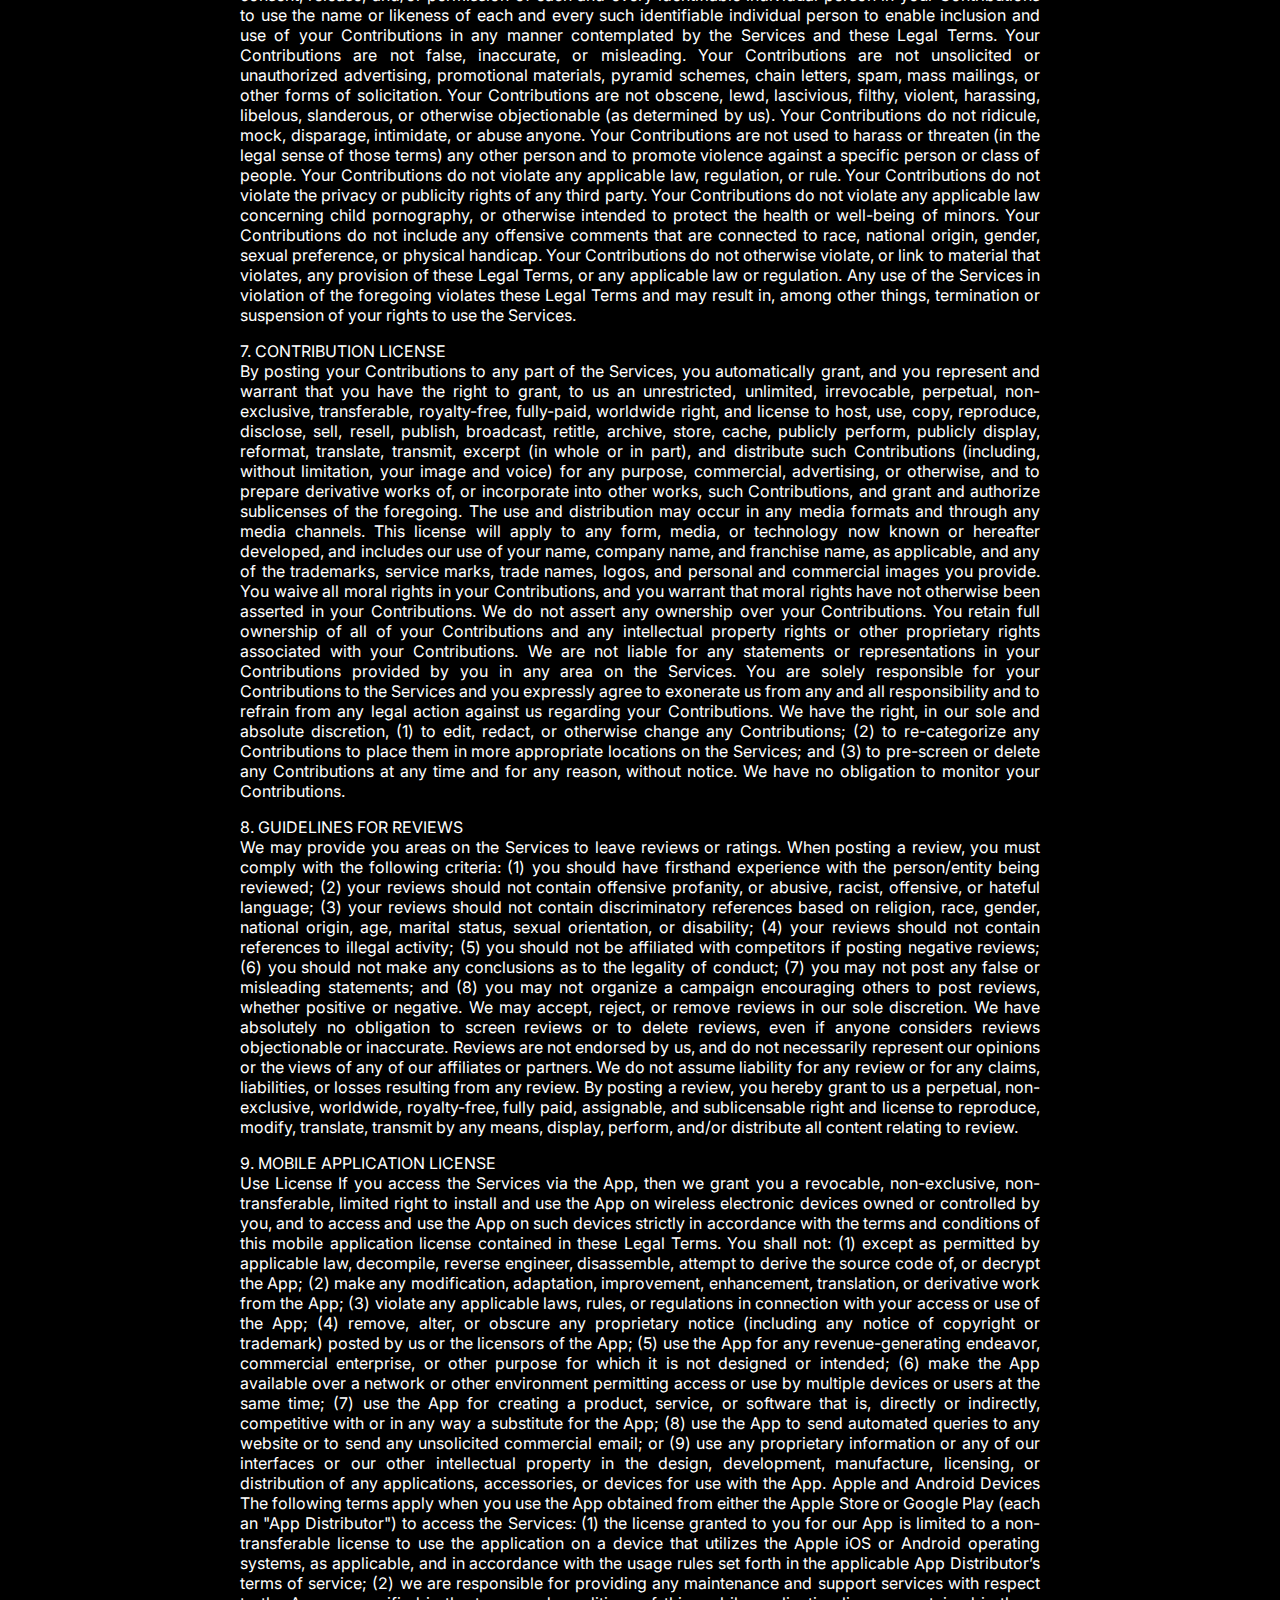
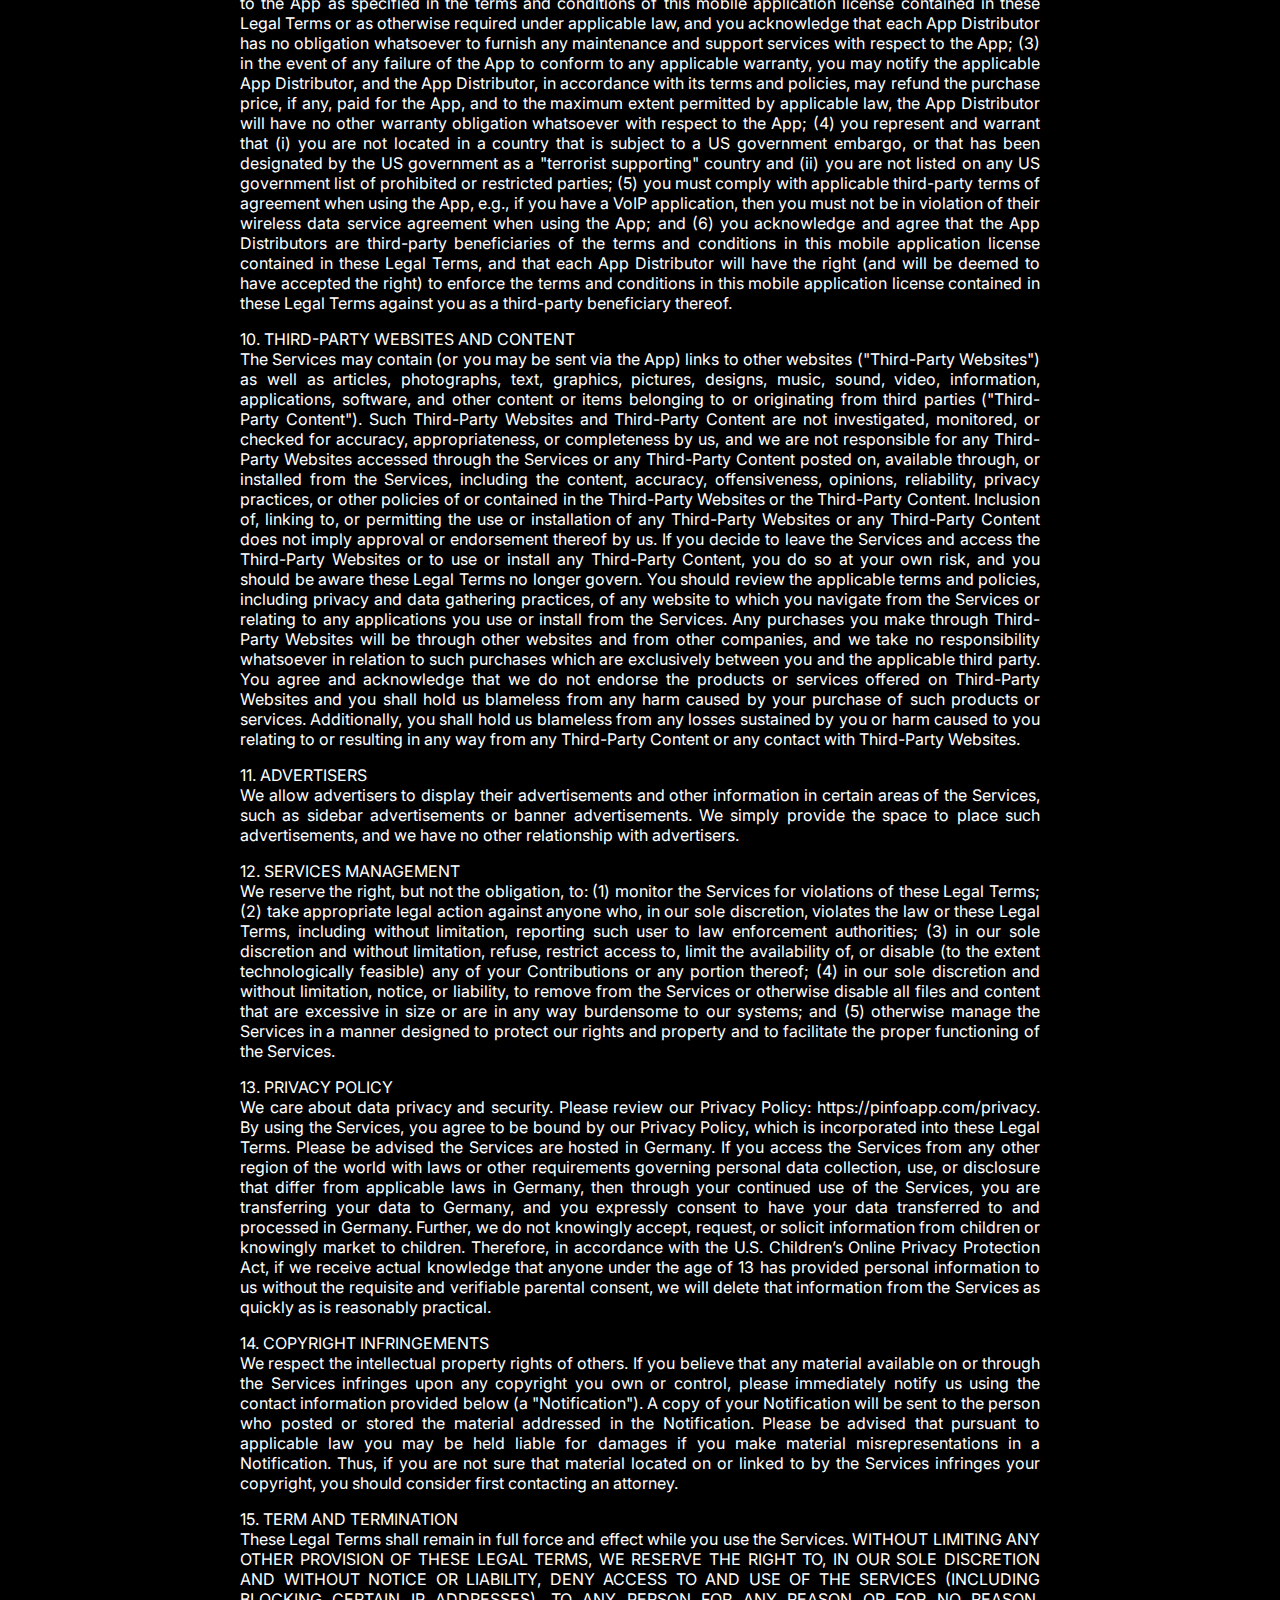
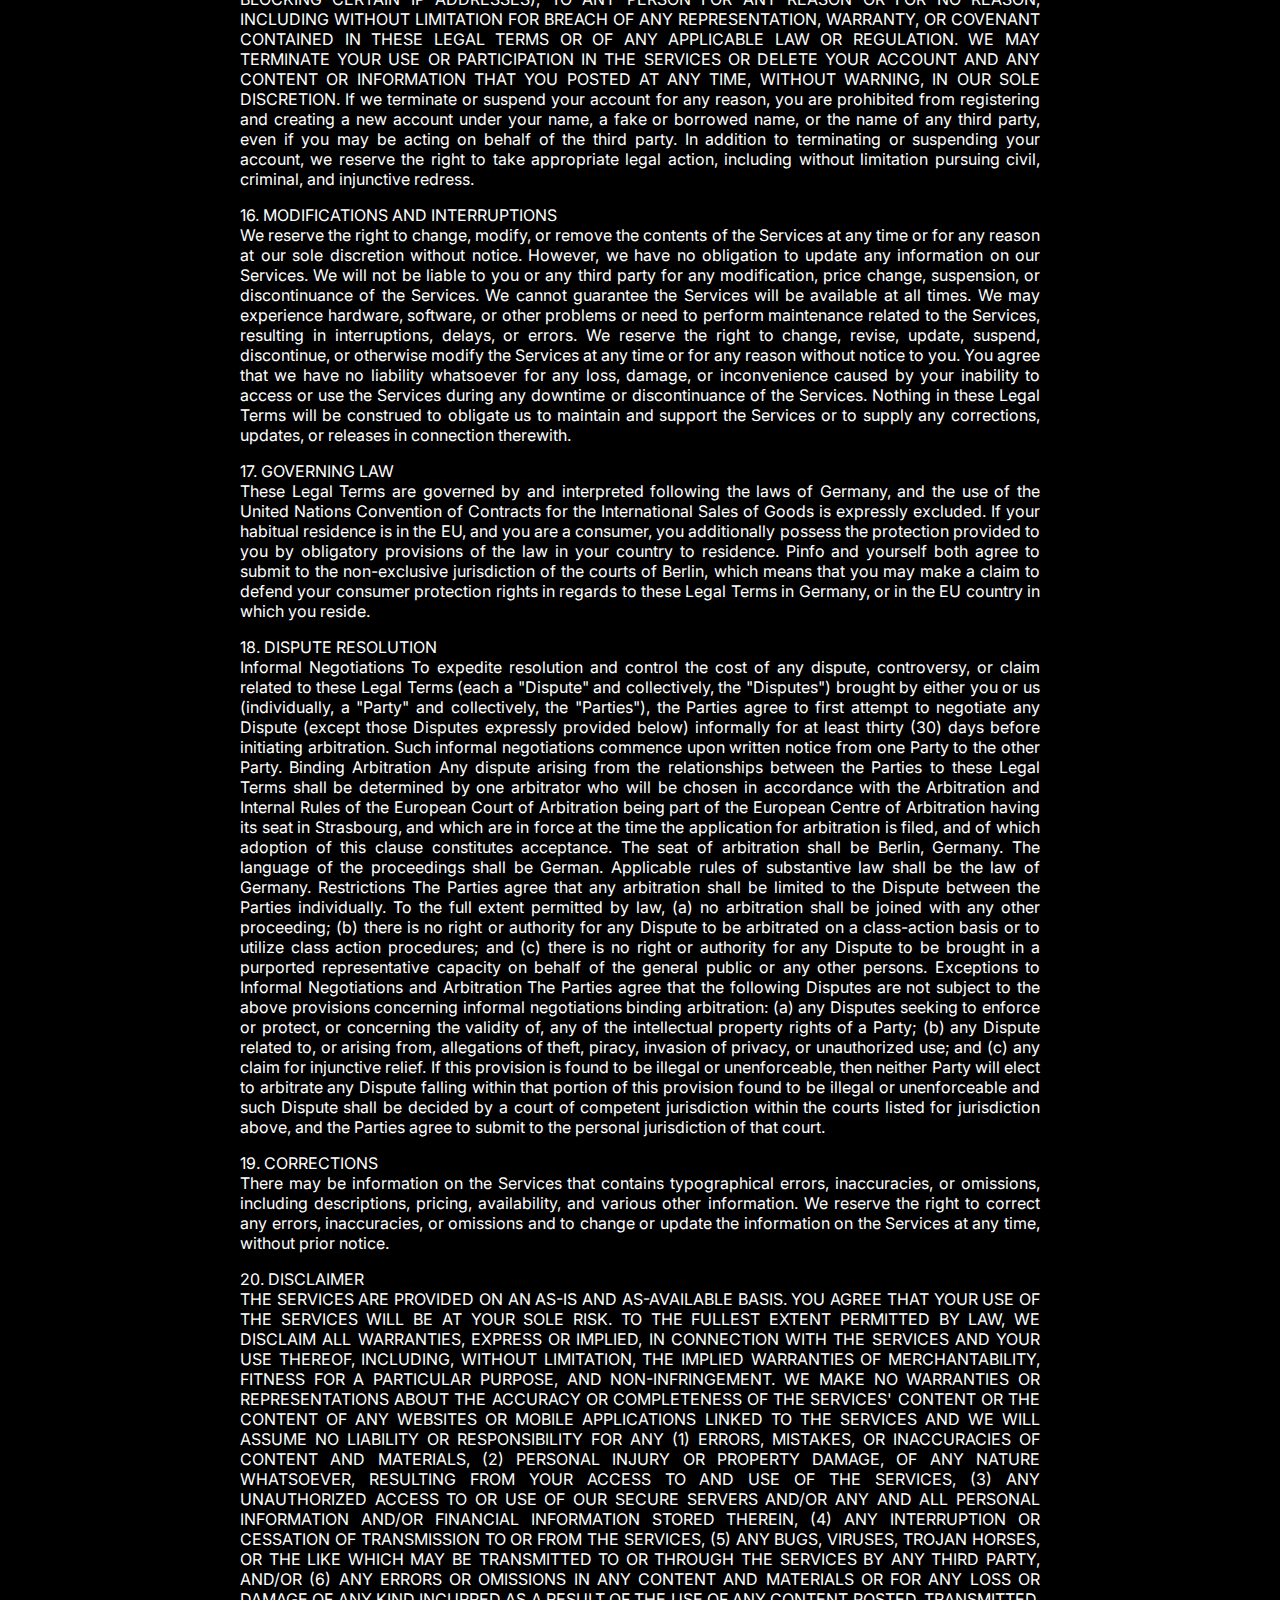
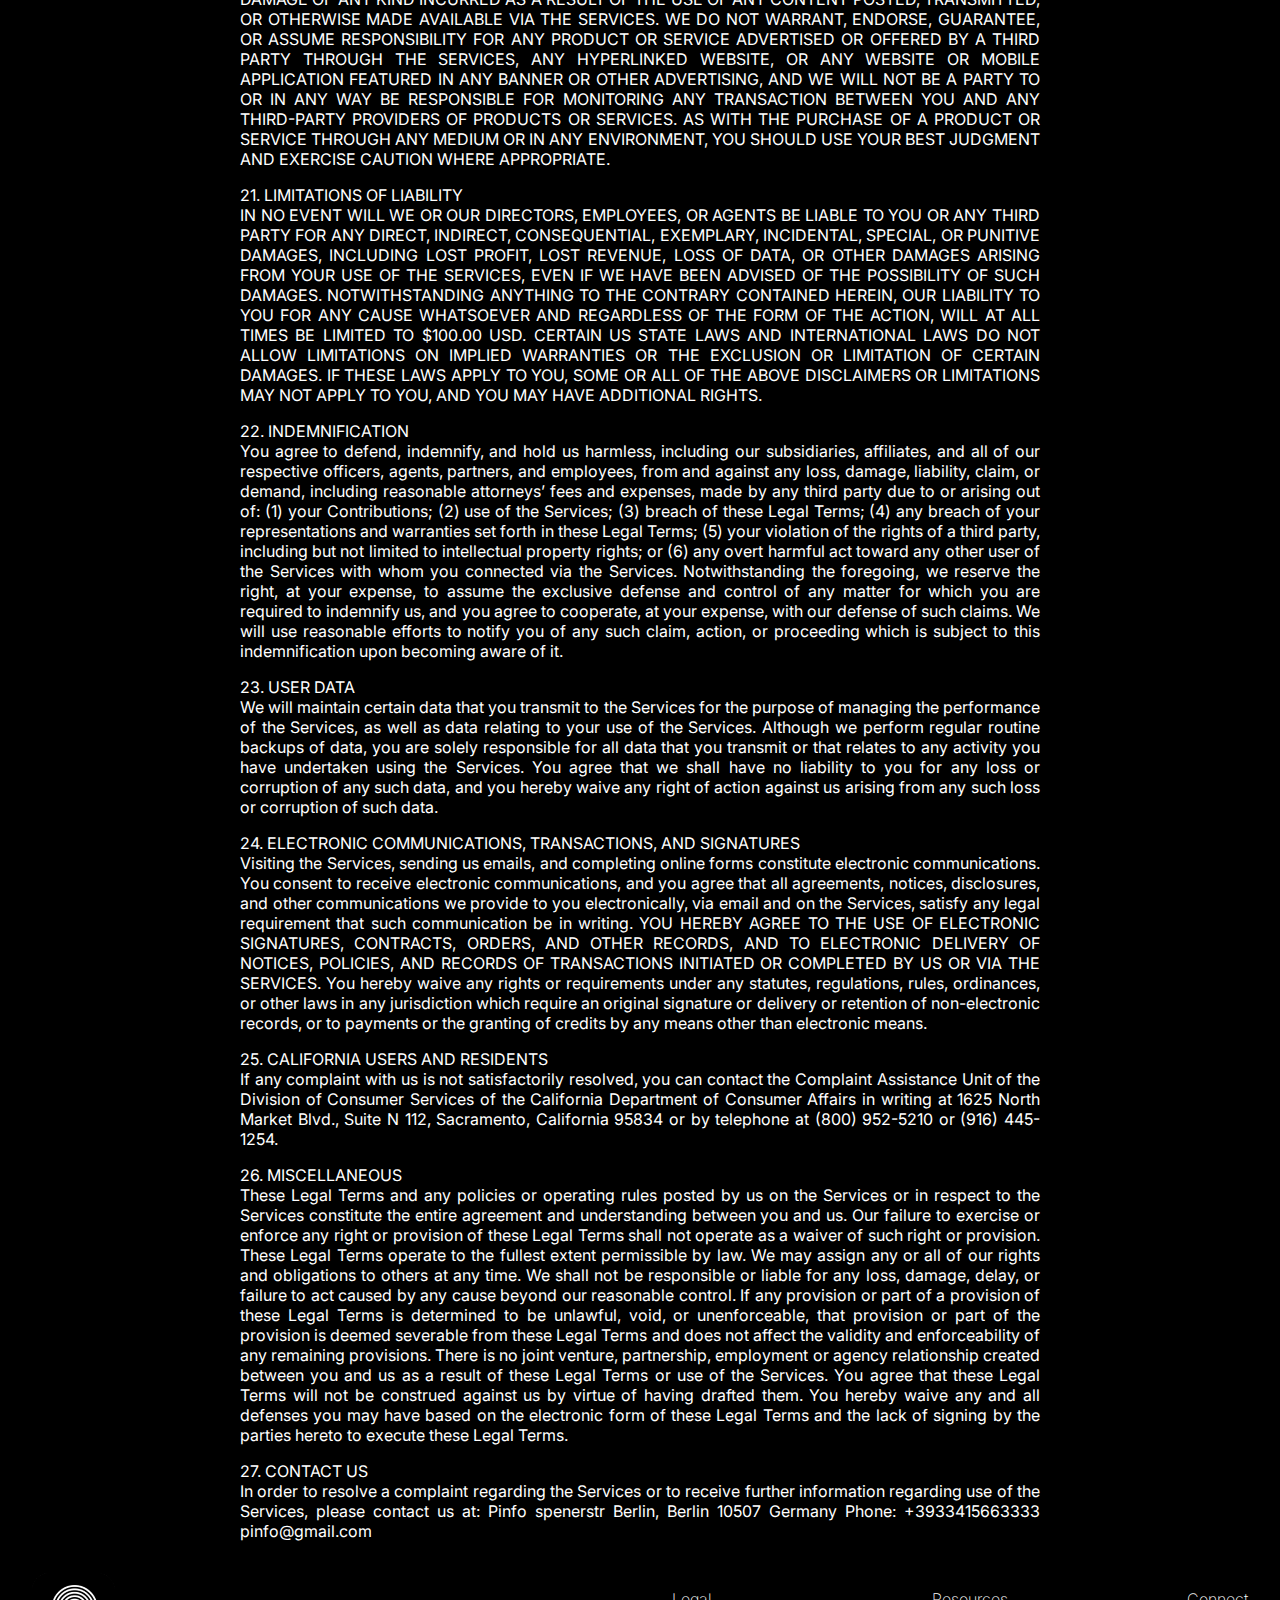
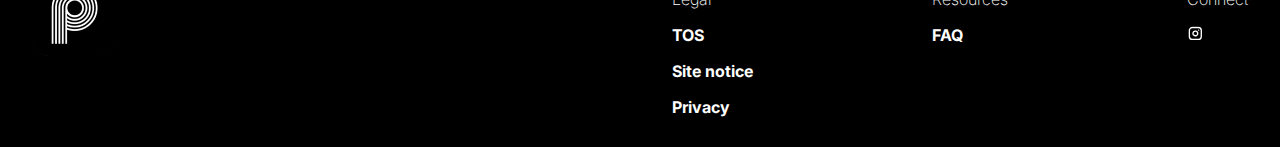
<file: tos.html>
<!DOCTYPE html>
<head>
    <title>Pinfo - Terms of Service</title>
    <link rel="stylesheet" href="style.css">
    <link rel="preconnect" href="https://fonts.googleapis.com">
    <link rel="preconnect" href="https://fonts.gstatic.com" crossorigin>
    <link href="https://fonts.googleapis.com/css2?family=Inter:wght@100..900&display=swap" rel="stylesheet">
    <meta name="viewport" content="width=device-width, initial-scale=1">
    <meta charset="utf-8">
</head>
<body id="tos-body" class="info-body">
  <div id="navbar">
    <a href="./index">
      <img src="./assets/pinfo-wb.png" id="pinfo-logo-navbar"></img>
    </a>
    <p id="navbar-cta">Get started for free</p>
    <div class="button-wrapper" id="header-button-wrapper">
      <a href="https://3qhj62ba7qm.typeform.com/to/w838YEDk" class="button">Get the app</a>
    </div>
  </div>
  <div id="tos-content" class="info-content">
    <h1>TERMS OF SERVICE</h1>
    <span>Last updated October 02, 2023</span>
    <h3>AGREEMENT TO OUR LEGAL TERMS</h3>
    <p>We are Pinfo ("Company," "we," "us," "our"), a company registered in Germany at spenerstr, Berlin, Berlin 10507. We operate the mobile application Pinfo (the "App"), as well as any other related products and services that refer or link to these legal terms (the "Legal Terms") (collectively, the "Services"). Pinfo is a user-friendly app designed to enhance your event experiences and empower you to discover the world of events effortlessly. With a focus on value and functionality, Pinfo offers a range of features that make event exploration a breeze.</p>
    <p class="indent">Explore a World of Events: Pinfo connects you to a vast array of events happening worldwide. From music festivals and art exhibitions to conferences and local gatherings, Pinfo opens doors to a diverse range of event opportunities.<br>
    <p class="indent">Detailed Event Information: Pinfo provides you with comprehensive event details, including descriptions, dates, locations, and even exclusive images captured by attendees. This information helps you make informed decisions about which events align with your interests.</p>
    <p class="indent">Seamless Event Planning: Save and sync events directly to your calendar, ensuring you never miss out on the events that matter to you. Pinfo simplifies event organization, making it easier for you to manage your schedule and stay on top of your event commitments.</p>
    <p class="indent">Connect with Like-Minded Individuals: Join a vibrant event community on Pinfo, where you can engage in realtime conversations with fellow event-goers. Share experiences, seek recommendations, and build connections within a supportive and enthusiastic community.</p>
    <p class="indent">Personalized Event Recommendations: Pinfo leverages advanced algorithms to provide you with personalized event recommendations based on your preferences and interests. Discover events that align perfectly with your tastes, ensuring a tailored event exploration experience. With Pinfo, it's all about empowering you to make the most of your event journey.</p>
    <p>Join our waitlist to stay informed about our app launch and be a part of a community-driven platform dedicated to enhancing your event experiences. You can contact us by phone at +3933415663333, email at pinfo@gmail.com, or by mail to spenerstr, Berlin, Berlin 10507, Germany.</p>
    <p>These Legal Terms constitute a legally binding agreement made between you, whether personally or on behalf of an entity ("you"), and Pinfo, concerning your access to and use of the Services. You agree that by accessing the Services, you have read, understood, and agreed to be bound by all of these Legal Terms.<br>
    IF YOU DO NOT AGREE WITH ALL OF THESE LEGAL TERMS, THEN YOU ARE EXPRESSLY PROHIBITED FROM USING THE SERVICES AND YOU MUST DISCONTINUE USE IMMEDIATELY.<br>
    We will provide you with prior notice of any scheduled changes to the Services you are using. The modified Legal Terms will become effective upon posting or notifying you by pinfo@gmail.com, as stated in the email message.<br>
    By continuing to use the Services after the effective date of any changes, you agree to be bound by the modified terms.<br>
    The Services are intended for users who are at least 13 years of age. All users who are minors in the jurisdiction in which they reside (generally under the age of 18) must have the permission of, and be directly supervised by, their parent or guardian to use the Services. If you are a minor, you must have your parent or guardian read and agree to these Legal Terms prior to you using the Services. We recommend that you print a copy of these Legal Terms for your records.</p>
    <h3>TABLE OF CONTENTS</h3>
    <ol>
      <li><a href="#1">OUR SERVICES</a></li>
      <li><a href="#2">INTELLECTUAL PROPERTY RIGHTS</a></li>
      <li><a href="#3">USER REPRESENTATIONS</a></li>
      <li><a href="#4">USER REGISTRATION</a></li>
      <li><a href="#5">PROHIBITED ACTIVITIES</a></li>
      <li><a href="#6">USER GENERATED CONTRIBUTIONS</a></li>
      <li><a href="#7">CONTRIBUTION LICENSE</a></li>
      <li><a href="#8">GUIDELINES FOR REVIEWS</a></li>
      <li><a href="#9">MOBILE APPLICATION LICENSE</a></li>
      <li><a href="#10">THIRD-PARTY WEBSITES AND CONTENT</a></li>
      <li><a href="#11">ADVERTISERS</a></li>
      <li><a href="#12">SERVICES MANAGEMENT</a></li>
      <li><a href="#13">PRIVACY POLICY</a></li>
      <li><a href="#14">COPYRIGHT INFRINGEMENTS</a></li>
      <li><a href="#15">TERM AND TERMINATION</a></li>
      <li><a href="#16">MODIFICATIONS AND INTERRUPTIONS</a></li>
      <li><a href="#17">GOVERNING LAW</a></li>
      <li><a href="#18">DISPUTE RESOLUTION</a></li>
      <li><a href="#19">CORRECTIONS</a></li>
      <li><a href="#20">DISCLAIMER</a></li>
      <li><a href="#21">LIMITATIONS OF LIABILITY</a></li>
      <li><a href="#22">INDEMNIFICATION</a></li>
      <li><a href="#23">USER DATA</a></li>
      <li><a href="#24">ELECTRONIC COMMUNICATIONS, TRANSACTIONS, AND SIGNATURES</a></li>
      <li><a href="#25">CALIFORNIA USERS AND RESIDENTS</a></li>
      <li><a href="#26">MISCELLANEOUS</a></li>
      <li><a href="#27">CONTACT US</a></li>
    </ol>
    <p id="1">1. OUR SERVICES<br>
    The information provided when using the Services is not intended for distribution to or use by any person or entity in any jurisdiction or country where such distribution or use would be contrary to law or regulation or which would subject us to any registration requirement within such jurisdiction or country. Accordingly, those persons who choose to access the Services from other locations do so on their own initiative and are solely responsible for compliance with local laws, if and to the extent local laws are applicable. The Services are not tailored to comply with industry-specific regulations (Health Insurance Portability and Accountability Act (HIPAA), Federal Information Security Management Act (FISMA), etc.), so if your interactions would be subjected to such laws, you may not use the Services. You may not use the Services in a way that would violate the Gramm-Leach-Bliley Act (GLBA).</p>
    <p id="2">2. INTELLECTUAL PROPERTY RIGHTS<br>
    Our intellectual property We are the owner or the licensee of all intellectual property rights in our Services, including all source code, databases, functionality, software, website designs, audio, video, text, photographs, and graphics in the Services (collectively, the "Content"), as well as the trademarks, service marks, and logos contained therein (the "Marks"). Our Content and Marks are protected by copyright and trademark laws (and various other intellectual property rights and unfair competition laws) and treaties in the United States and around the world. The Content and Marks are provided in or through the Services "AS IS" for your personal, non-commercial use or internal business purpose only. Your use of our Services Subject to your compliance with these Legal Terms, including the "PROHIBITED ACTIVITIES" section below, we grant you a non-exclusive, non-transferable, revocable license to: access the Services; and download or print a copy of any portion of the Content to which you have properly gained access. solely for your personal, non-commercial use or internal business purpose. Except as set out in this section or elsewhere in our Legal Terms, no part of the Services and no Content or Marks may be copied, reproduced, aggregated, republished, uploaded, posted, publicly displayed, encoded, translated, transmitted, distributed, sold, licensed, or otherwise exploited for any commercial purpose whatsoever, without our express prior written permission. If you wish to make any use of the Services, Content, or Marks other than as set out in this section or elsewhere in our Legal Terms, please address your request to: pinfo@gmail.com. If we ever grant you the permission to post, reproduce, or publicly display any part of our Services or Content, you must identify us as the owners or licensors of the Services, Content, or Marks and ensure that any copyright or proprietary notice appears or is visible on posting, reproducing, or displaying our Content. We reserve all rights not expressly granted to you in and to the Services, Content, and Marks. Any breach of these Intellectual Property Rights will constitute a material breach of our Legal Terms and your right to use our Services will terminate immediately. Your submissions and contributions Please review this section and the "PROHIBITED ACTIVITIES" section carefully prior to using our Services to understand the (a) rights you give us and (b) obligations you have when you post or upload any content through the Services. Submissions: By directly sending us any question, comment, suggestion, idea, feedback, or other information about the Services ("Submissions"), you agree to assign to us all intellectual property rights in such Submission. You agree that we shall own this Submission and be entitled to its unrestricted use and dissemination for any lawful purpose, commercial or otherwise, without acknowledgment or compensation to you. Contributions: The Services may invite you to chat, contribute to, or participate in blogs, message boards, online forums, and other functionality during which you may create, submit, post, display, transmit, publish, distribute, or broadcast content and materials to us or through the Services, including but not limited to text, writings, video, audio, photographs, music, graphics, comments, reviews, rating suggestions, personal information, or other material ("Contributions"). Any Submission that is publicly posted shall also be treated as a Contribution. You understand that Contributions may be viewable by other users of the Services and possibly through third-party websites. When you post Contributions, you grant us a license (including use of your name, trademarks, and logos): By posting any Contributions, you grant us an unrestricted, unlimited, irrevocable, perpetual, non-exclusive, transferable, royalty-free, fully-paid, worldwide right, and license to: use, copy, reproduce, distribute, sell, resell, publish, broadcast, retitle, store, publicly perform, publicly display, reformat, translate, excerpt (in whole or in part), and exploit your Contributions (including, without limitation, your image, name, and voice) for any purpose, commercial, advertising, or otherwise, to prepare derivative works of, or incorporate into other works, your Contributions, and to sublicense the licenses granted in this section. Our use and distribution may occur in any media formats and through any media channels. This license includes our use of your name, company name, and franchise name, as applicable, and any of the trademarks, service marks, trade names, logos, and personal and commercial images you provide. You are responsible for what you post or upload: By sending us Submissions and/or posting Contributions through any part of the Services or making Contributions accessible through the Services by linking your account through the Services to any of your social networking accounts, you: confirm that you have read and agree with our "PROHIBITED ACTIVITIES" and will not post, send, publish, upload, or transmit through the Services any Submission nor post any Contribution that is illegal, harassing, hateful, harmful, defamatory, obscene, bullying, abusive, discriminatory, threatening to any person or group, sexually explicit, false, inaccurate, deceitful, or misleading; to the extent permissible by applicable law, waive any and all moral rights to any such Submission and/or Contribution; warrant that any such Submission and/or Contributions are original to you or that you have the necessary rights and licenses to submit such Submissions and/or Contributions and that you have full authority to grant us the above-mentioned rights in relation to your Submissions and/or Contributions; and warrant and represent that your Submissions and/or Contributions do not constitute confidential information. You are solely responsible for your Submissions and/or Contributions and you expressly agree to reimburse us for any and all losses that we may suffer because of your breach of (a) this section, (b) any third party’s intellectual property rights, or (c) applicable law. We may remove or edit your Content: Although we have no obligation to monitor any Contributions, we shall have the right to remove or edit any Contributions at any time without notice if in our reasonable opinion we consider such Contributions harmful or in breach of these Legal Terms. If we remove or edit any such Contributions, we may also suspend or disable your account and report you to the authorities. Copyright infringement We respect the intellectual property rights of others. If you believe that any material available on or through the Services infringes upon any copyright you own or control, please immediately refer to the "COPYRIGHT INFRINGEMENTS" section below.</p>
    <p id="3">3. USER REPRESENTATIONS<br>
    By using the Services, you represent and warrant that: (1) all registration information you submit will be true, accurate, current, and complete; (2) you will maintain the accuracy of such information and promptly update such registration information as necessary; (3) you have the legal capacity and you agree to comply with these Legal Terms; (4) you are not under the age of 13; (5) you are not a minor in the jurisdiction in which you reside, or if a minor, you have received parental permission to use the Services; (6) you will not access the Services through automated or non-human means, whether through a bot, script or otherwise; (7) you will not use the Services for any illegal or unauthorized purpose; and (8) your use of the Services will not violate any applicable law or regulation. If you provide any information that is untrue, inaccurate, not current, or incomplete, we have the right to suspend or terminate your account and refuse any and all current or future use of the Services (or any portion thereof).</p>
    <p id="4">4. USER REGISTRATION<br>
    You may be required to register to use the Services. You agree to keep your password confidential and will be responsible for all use of your account and password. We reserve the right to remove, reclaim, or change a username you select if we determine, in our sole discretion, that such username is inappropriate, obscene, or otherwise objectionable.</p>
    <p id="5">5. PROHIBITED ACTIVITIES<br>
    You may not access or use the Services for any purpose other than that for which we make the Services available. The Services may not be used in connection with any commercial endeavors except those that are specifically endorsed or approved by us. As a user of the Services, you agree not to: Systematically retrieve data or other content from the Services to create or compile, directly or indirectly, a collection, compilation, database, or directory without written permission from us. Trick, defraud, or mislead us and other users, especially in any attempt to learn sensitive account information such as user passwords. Circumvent, disable, or otherwise interfere with security-related features of the Services, including features that prevent or restrict the use or copying of any Content or enforce limitations on the use of the Services and/or the Content contained therein. Disparage, tarnish, or otherwise harm, in our opinion, us and/or the Services. Use any information obtained from the Services in order to harass, abuse, or harm another person. Make improper use of our support services or submit false reports of abuse or misconduct. Use the Services in a manner inconsistent with any applicable laws or regulations. Engage in unauthorized framing of or linking to the Services. Upload or transmit (or attempt to upload or to transmit) viruses, Trojan horses, or other material, including excessive use of capital letters and spamming (continuous posting of repetitive text), that interferes with any party’s uninterrupted use and enjoyment of the Services or modifies, impairs, disrupts, alters, or interferes with the use, features, functions, operation, or maintenance of the Services. Engage in any automated use of the system, such as using scripts to send comments or messages, or using any data mining, robots, or similar data gathering and extraction tools. Delete the copyright or other proprietary rights notice from any Content. Attempt to impersonate another user or person or use the username of another user. Upload or transmit (or attempt to upload or to transmit) any material that acts as a passive or active information collection or transmission mechanism, including without limitation, clear graphics interchange formats ("gifs"), 1×1 pixels, web bugs, cookies, or other similar devices (sometimes referred to as "spyware" or "passive collection mechanisms" or "pcms"). Interfere with, disrupt, or create an undue burden on the Services or the networks or services connected to the Services. Harass, annoy, intimidate, or threaten any of our employees or agents engaged in providing any portion of the Services to you. Attempt to bypass any measures of the Services designed to prevent or restrict access to the Services, or any portion of the Services. Copy or adapt the Services' software, including but not limited to Flash, PHP, HTML, JavaScript, or other code. Except as permitted by applicable law, decipher, decompile, disassemble, or reverse engineer any of the software comprising or in any way making up a part of the Services. Except as may be the result of standard search engine or Internet browser usage, use, launch, develop, or distribute any automated system, including without limitation, any spider, robot, cheat utility, scraper, or offline reader that accesses the Services, or use or launch any unauthorized script or other software. Use a buying agent or purchasing agent to make purchases on the Services. Make any unauthorized use of the Services, including collecting usernames and/or email addresses of users by electronic or other means for the purpose of sending unsolicited email, or creating user accounts by automated means or under false pretenses. Use the Services as part of any effort to compete with us or otherwise use the Services and/or the Content for any revenue-generating endeavor or commercial enterprise. Use the Services to advertise or offer to sell goods and services.</p>
    <p id="6">6. USER GENERATED CONTRIBUTIONS<br>
    The Services may invite you to chat, contribute to, or participate in blogs, message boards, online forums, and other functionality, and may provide you with the opportunity to create, submit, post, display, transmit, perform, publish, distribute, or broadcast content and materials to us or on the Services, including but not limited to text, writings, video, audio, photographs, graphics, comments, suggestions, or personal information or other material (collectively, "Contributions"). Contributions may be viewable by other users of the Services and through third-party websites. As such, any Contributions you transmit may be treated as non-confidential and non-proprietary. When you create or make available any Contributions, you thereby represent and warrant that: The creation, distribution, transmission, public display, or performance, and the accessing, downloading, or copying of your Contributions do not and will not infringe the proprietary rights, including but not limited to the copyright, patent, trademark, trade secret, or moral rights of any third party. You are the creator and owner of or have the necessary licenses, rights, consents, releases, and permissions to use and to authorize us, the Services, and other users of the Services to use your Contributions in any manner contemplated by the Services and these Legal Terms. You have the written consent, release, and/or permission of each and every identifiable individual person in your Contributions to use the name or likeness of each and every such identifiable individual person to enable inclusion and use of your Contributions in any manner contemplated by the Services and these Legal Terms. Your Contributions are not false, inaccurate, or misleading. Your Contributions are not unsolicited or unauthorized advertising, promotional materials, pyramid schemes, chain letters, spam, mass mailings, or other forms of solicitation. Your Contributions are not obscene, lewd, lascivious, filthy, violent, harassing, libelous, slanderous, or otherwise objectionable (as determined by us). Your Contributions do not ridicule, mock, disparage, intimidate, or abuse anyone. Your Contributions are not used to harass or threaten (in the legal sense of those terms) any other person and to promote violence against a specific person or class of people. Your Contributions do not violate any applicable law, regulation, or rule. Your Contributions do not violate the privacy or publicity rights of any third party. Your Contributions do not violate any applicable law concerning child pornography, or otherwise intended to protect the health or well-being of minors. Your Contributions do not include any offensive comments that are connected to race, national origin, gender, sexual preference, or physical handicap. Your Contributions do not otherwise violate, or link to material that violates, any provision of these Legal Terms, or any applicable law or regulation. Any use of the Services in violation of the foregoing violates these Legal Terms and may result in, among other things, termination or suspension of your rights to use the Services.</p>
    <p id="7">7. CONTRIBUTION LICENSE<br>
    By posting your Contributions to any part of the Services, you automatically grant, and you represent and warrant that you have the right to grant, to us an unrestricted, unlimited, irrevocable, perpetual, non-exclusive, transferable, royalty-free, fully-paid, worldwide right, and license to host, use, copy, reproduce, disclose, sell, resell, publish, broadcast, retitle, archive, store, cache, publicly perform, publicly display, reformat, translate, transmit, excerpt (in whole or in part), and distribute such Contributions (including, without limitation, your image and voice) for any purpose, commercial, advertising, or otherwise, and to prepare derivative works of, or incorporate into other works, such Contributions, and grant and authorize sublicenses of the foregoing. The use and distribution may occur in any media formats and through any media channels. This license will apply to any form, media, or technology now known or hereafter developed, and includes our use of your name, company name, and franchise name, as applicable, and any of the trademarks, service marks, trade names, logos, and personal and commercial images you provide. You waive all moral rights in your Contributions, and you warrant that moral rights have not otherwise been asserted in your Contributions. We do not assert any ownership over your Contributions. You retain full ownership of all of your Contributions and any intellectual property rights or other proprietary rights associated with your Contributions. We are not liable for any statements or representations in your Contributions provided by you in any area on the Services. You are solely responsible for your Contributions to the Services and you expressly agree to exonerate us from any and all responsibility and to refrain from any legal action against us regarding your Contributions. We have the right, in our sole and absolute discretion, (1) to edit, redact, or otherwise change any Contributions; (2) to re-categorize any Contributions to place them in more appropriate locations on the Services; and (3) to pre-screen or delete any Contributions at any time and for any reason, without notice. We have no obligation to monitor your Contributions.</p>
    <p id="8">8. GUIDELINES FOR REVIEWS<br>
    We may provide you areas on the Services to leave reviews or ratings. When posting a review, you must comply with the following criteria: (1) you should have firsthand experience with the person/entity being reviewed; (2) your reviews should not contain offensive profanity, or abusive, racist, offensive, or hateful language; (3) your reviews should not contain discriminatory references based on religion, race, gender, national origin, age, marital status, sexual orientation, or disability; (4) your reviews should not contain references to illegal activity; (5) you should not be affiliated with competitors if posting negative reviews; (6) you should not make any conclusions as to the legality of conduct; (7) you may not post any false or misleading statements; and (8) you may not organize a campaign encouraging others to post reviews, whether positive or negative. We may accept, reject, or remove reviews in our sole discretion. We have absolutely no obligation to screen reviews or to delete reviews, even if anyone considers reviews objectionable or inaccurate. Reviews are not endorsed by us, and do not necessarily represent our opinions or the views of any of our affiliates or partners. We do not assume liability for any review or for any claims, liabilities, or losses resulting from any review. By posting a review, you hereby grant to us a perpetual, non-exclusive, worldwide, royalty-free, fully paid, assignable, and sublicensable right and license to reproduce, modify, translate, transmit by any means, display, perform, and/or distribute all content relating to review.</p>
    <p id="9">9. MOBILE APPLICATION LICENSE<br>
    Use License If you access the Services via the App, then we grant you a revocable, non-exclusive, non-transferable, limited right to install and use the App on wireless electronic devices owned or controlled by you, and to access and use the App on such devices strictly in accordance with the terms and conditions of this mobile application license contained in these Legal Terms. You shall not: (1) except as permitted by applicable law, decompile, reverse engineer, disassemble, attempt to derive the source code of, or decrypt the App; (2) make any modification, adaptation, improvement, enhancement, translation, or derivative work from the App; (3) violate any applicable laws, rules, or regulations in connection with your access or use of the App; (4) remove, alter, or obscure any proprietary notice (including any notice of copyright or trademark) posted by us or the licensors of the App; (5) use the App for any revenue-generating endeavor, commercial enterprise, or other purpose for which it is not designed or intended; (6) make the App available over a network or other environment permitting access or use by multiple devices or users at the same time; (7) use the App for creating a product, service, or software that is, directly or indirectly, competitive with or in any way a substitute for the App; (8) use the App to send automated queries to any website or to send any unsolicited commercial email; or (9) use any proprietary information or any of our interfaces or our other intellectual property in the design, development, manufacture, licensing, or distribution of any applications, accessories, or devices for use with the App. Apple and Android Devices The following terms apply when you use the App obtained from either the Apple Store or Google Play (each an "App Distributor") to access the Services: (1) the license granted to you for our App is limited to a non-transferable license to use the application on a device that utilizes the Apple iOS or Android operating systems, as applicable, and in accordance with the usage rules set forth in the applicable App Distributor’s terms of service; (2) we are responsible for providing any maintenance and support services with respect to the App as specified in the terms and conditions of this mobile application license contained in these Legal Terms or as otherwise required under applicable law, and you acknowledge that each App Distributor has no obligation whatsoever to furnish any maintenance and support services with respect to the App; (3) in the event of any failure of the App to conform to any applicable warranty, you may notify the applicable App Distributor, and the App Distributor, in accordance with its terms and policies, may refund the purchase price, if any, paid for the App, and to the maximum extent permitted by applicable law, the App Distributor will have no other warranty obligation whatsoever with respect to the App; (4) you represent and warrant that (i) you are not located in a country that is subject to a US government embargo, or that has been designated by the US government as a "terrorist supporting" country and (ii) you are not listed on any US government list of prohibited or restricted parties; (5) you must comply with applicable third-party terms of agreement when using the App, e.g., if you have a VoIP application, then you must not be in violation of their wireless data service agreement when using the App; and (6) you acknowledge and agree that the App Distributors are third-party beneficiaries of the terms and conditions in this mobile application license contained in these Legal Terms, and that each App Distributor will have the right (and will be deemed to have accepted the right) to enforce the terms and conditions in this mobile application license contained in these Legal Terms against you as a third-party beneficiary thereof.</p>
    <p id="10">10. THIRD-PARTY WEBSITES AND CONTENT<br>
    The Services may contain (or you may be sent via the App) links to other websites ("Third-Party Websites") as well as articles, photographs, text, graphics, pictures, designs, music, sound, video, information, applications, software, and other content or items belonging to or originating from third parties ("Third-Party Content"). Such Third-Party Websites and Third-Party Content are not investigated, monitored, or checked for accuracy, appropriateness, or completeness by us, and we are not responsible for any Third-Party Websites accessed through the Services or any Third-Party Content posted on, available through, or installed from the Services, including the content, accuracy, offensiveness, opinions, reliability, privacy practices, or other policies of or contained in the Third-Party Websites or the Third-Party Content. Inclusion of, linking to, or permitting the use or installation of any Third-Party Websites or any Third-Party Content does not imply approval or endorsement thereof by us. If you decide to leave the Services and access the Third-Party Websites or to use or install any Third-Party Content, you do so at your own risk, and you should be aware these Legal Terms no longer govern. You should review the applicable terms and policies, including privacy and data gathering practices, of any website to which you navigate from the Services or relating to any applications you use or install from the Services. Any purchases you make through Third-Party Websites will be through other websites and from other companies, and we take no responsibility whatsoever in relation to such purchases which are exclusively between you and the applicable third party. You agree and acknowledge that we do not endorse the products or services offered on Third-Party Websites and you shall hold us blameless from any harm caused by your purchase of such products or services. Additionally, you shall hold us blameless from any losses sustained by you or harm caused to you relating to or resulting in any way from any Third-Party Content or any contact with Third-Party Websites.</p>
    <p id="11">11. ADVERTISERS<br>
    We allow advertisers to display their advertisements and other information in certain areas of the Services, such as sidebar advertisements or banner advertisements. We simply provide the space to place such advertisements, and we have no other relationship with advertisers.</p>
    <p id="12">12. SERVICES MANAGEMENT<br>
    We reserve the right, but not the obligation, to: (1) monitor the Services for violations of these Legal Terms; (2) take appropriate legal action against anyone who, in our sole discretion, violates the law or these Legal Terms, including without limitation, reporting such user to law enforcement authorities; (3) in our sole discretion and without limitation, refuse, restrict access to, limit the availability of, or disable (to the extent technologically feasible) any of your Contributions or any portion thereof; (4) in our sole discretion and without limitation, notice, or liability, to remove from the Services or otherwise disable all files and content that are excessive in size or are in any way burdensome to our systems; and (5) otherwise manage the Services in a manner designed to protect our rights and property and to facilitate the proper functioning of the Services.</p>
    <p id="13">13. PRIVACY POLICY<br>
    We care about data privacy and security. Please review our Privacy Policy: <a href="https://pinfoapp.com/privacy">https://pinfoapp.com/privacy</a>. By using the Services, you agree to be bound by our Privacy Policy, which is incorporated into these Legal Terms. Please be advised the Services are hosted in Germany. If you access the Services from any other region of the world with laws or other requirements governing personal data collection, use, or disclosure that differ from applicable laws in Germany, then through your continued use of the Services, you are transferring your data to Germany, and you expressly consent to have your data transferred to and processed in Germany. Further, we do not knowingly accept, request, or solicit information from children or knowingly market to children. Therefore, in accordance with the U.S. Children’s Online Privacy Protection Act, if we receive actual knowledge that anyone under the age of 13 has provided personal information to us without the requisite and verifiable parental consent, we will delete that information from the Services as quickly as is reasonably practical.</p>
    <p id="14">14. COPYRIGHT INFRINGEMENTS<br>
    We respect the intellectual property rights of others. If you believe that any material available on or through the Services infringes upon any copyright you own or control, please immediately notify us using the contact information provided below (a "Notification"). A copy of your Notification will be sent to the person who posted or stored the material addressed in the Notification. Please be advised that pursuant to applicable law you may be held liable for damages if you make material misrepresentations in a Notification. Thus, if you are not sure that material located on or linked to by the Services infringes your copyright, you should consider first contacting an attorney.</p>
    <p id="15">15. TERM AND TERMINATION<br>
    These Legal Terms shall remain in full force and effect while you use the Services. WITHOUT LIMITING ANY OTHER PROVISION OF THESE LEGAL TERMS, WE RESERVE THE RIGHT TO, IN OUR SOLE DISCRETION AND WITHOUT NOTICE OR LIABILITY, DENY ACCESS TO AND USE OF THE SERVICES (INCLUDING BLOCKING CERTAIN IP ADDRESSES), TO ANY PERSON FOR ANY REASON OR FOR NO REASON, INCLUDING WITHOUT LIMITATION FOR BREACH OF ANY REPRESENTATION, WARRANTY, OR COVENANT CONTAINED IN THESE LEGAL TERMS OR OF ANY APPLICABLE LAW OR REGULATION. WE MAY TERMINATE YOUR USE OR PARTICIPATION IN THE SERVICES OR DELETE YOUR ACCOUNT AND ANY CONTENT OR INFORMATION THAT YOU POSTED AT ANY TIME, WITHOUT WARNING, IN OUR SOLE DISCRETION. If we terminate or suspend your account for any reason, you are prohibited from registering and creating a new account under your name, a fake or borrowed name, or the name of any third party, even if you may be acting on behalf of the third party. In addition to terminating or suspending your account, we reserve the right to take appropriate legal action, including without limitation pursuing civil, criminal, and injunctive redress.</p>
    <p id="16">16. MODIFICATIONS AND INTERRUPTIONS<br>
    We reserve the right to change, modify, or remove the contents of the Services at any time or for any reason at our sole discretion without notice. However, we have no obligation to update any information on our Services. We will not be liable to you or any third party for any modification, price change, suspension, or discontinuance of the Services. We cannot guarantee the Services will be available at all times. We may experience hardware, software, or other problems or need to perform maintenance related to the Services, resulting in interruptions, delays, or errors. We reserve the right to change, revise, update, suspend, discontinue, or otherwise modify the Services at any time or for any reason without notice to you. You agree that we have no liability whatsoever for any loss, damage, or inconvenience caused by your inability to access or use the Services during any downtime or discontinuance of the Services. Nothing in these Legal Terms will be construed to obligate us to maintain and support the Services or to supply any corrections, updates, or releases in connection therewith.</p>
    <p id="17">17. GOVERNING LAW<br>
    These Legal Terms are governed by and interpreted following the laws of Germany, and the use of the United Nations Convention of Contracts for the International Sales of Goods is expressly excluded. If your habitual residence is in the EU, and you are a consumer, you additionally possess the protection provided to you by obligatory provisions of the law in your country to residence. Pinfo and yourself both agree to submit to the non-exclusive jurisdiction of the courts of Berlin, which means that you may make a claim to defend your consumer protection rights in regards to these Legal Terms in Germany, or in the EU country in which you reside.</p>
    <p id="18">18. DISPUTE RESOLUTION<br>
    Informal Negotiations To expedite resolution and control the cost of any dispute, controversy, or claim related to these Legal Terms (each a "Dispute" and collectively, the "Disputes") brought by either you or us (individually, a "Party" and collectively, the "Parties"), the Parties agree to first attempt to negotiate any Dispute (except those Disputes expressly provided below) informally for at least thirty (30) days before initiating arbitration. Such informal negotiations commence upon written notice from one Party to the other Party. Binding Arbitration Any dispute arising from the relationships between the Parties to these Legal Terms shall be determined by one arbitrator who will be chosen in accordance with the Arbitration and Internal Rules of the European Court of Arbitration being part of the European Centre of Arbitration having its seat in Strasbourg, and which are in force at the time the application for arbitration is filed, and of which adoption of this clause constitutes acceptance. The seat of arbitration shall be Berlin, Germany. The language of the proceedings shall be German. Applicable rules of substantive law shall be the law of Germany. Restrictions The Parties agree that any arbitration shall be limited to the Dispute between the Parties individually. To the full extent permitted by law, (a) no arbitration shall be joined with any other proceeding; (b) there is no right or authority for any Dispute to be arbitrated on a class-action basis or to utilize class action procedures; and (c) there is no right or authority for any Dispute to be brought in a purported representative capacity on behalf of the general public or any other persons. Exceptions to Informal Negotiations and Arbitration The Parties agree that the following Disputes are not subject to the above provisions concerning informal negotiations binding arbitration: (a) any Disputes seeking to enforce or protect, or concerning the validity of, any of the intellectual property rights of a Party; (b) any Dispute related to, or arising from, allegations of theft, piracy, invasion of privacy, or unauthorized use; and (c) any claim for injunctive relief. If this provision is found to be illegal or unenforceable, then neither Party will elect to arbitrate any Dispute falling within that portion of this provision found to be illegal or unenforceable and such Dispute shall be decided by a court of competent jurisdiction within the courts listed for jurisdiction above, and the Parties agree to submit to the personal jurisdiction of that court.</p>
    <p id="19">19. CORRECTIONS<br>
    There may be information on the Services that contains typographical errors, inaccuracies, or omissions, including descriptions, pricing, availability, and various other information. We reserve the right to correct any errors, inaccuracies, or omissions and to change or update the information on the Services at any time, without prior notice.</p>
    <p id="20">20. DISCLAIMER<br>
    THE SERVICES ARE PROVIDED ON AN AS-IS AND AS-AVAILABLE BASIS. YOU AGREE THAT YOUR USE OF THE SERVICES WILL BE AT YOUR SOLE RISK. TO THE FULLEST EXTENT PERMITTED BY LAW, WE DISCLAIM ALL WARRANTIES, EXPRESS OR IMPLIED, IN CONNECTION WITH THE SERVICES AND YOUR USE THEREOF, INCLUDING, WITHOUT LIMITATION, THE IMPLIED WARRANTIES OF MERCHANTABILITY, FITNESS FOR A PARTICULAR PURPOSE, AND NON-INFRINGEMENT. WE MAKE NO WARRANTIES OR REPRESENTATIONS ABOUT THE ACCURACY OR COMPLETENESS OF THE SERVICES' CONTENT OR THE CONTENT OF ANY WEBSITES OR MOBILE APPLICATIONS LINKED TO THE SERVICES AND WE WILL ASSUME NO LIABILITY OR RESPONSIBILITY FOR ANY (1) ERRORS, MISTAKES, OR INACCURACIES OF CONTENT AND MATERIALS, (2) PERSONAL INJURY OR PROPERTY DAMAGE, OF ANY NATURE WHATSOEVER, RESULTING FROM YOUR ACCESS TO AND USE OF THE SERVICES, (3) ANY UNAUTHORIZED ACCESS TO OR USE OF OUR SECURE SERVERS AND/OR ANY AND ALL PERSONAL INFORMATION AND/OR FINANCIAL INFORMATION STORED THEREIN, (4) ANY INTERRUPTION OR CESSATION OF TRANSMISSION TO OR FROM THE SERVICES, (5) ANY BUGS, VIRUSES, TROJAN HORSES, OR THE LIKE WHICH MAY BE TRANSMITTED TO OR THROUGH THE SERVICES BY ANY THIRD PARTY, AND/OR (6) ANY ERRORS OR OMISSIONS IN ANY CONTENT AND MATERIALS OR FOR ANY LOSS OR DAMAGE OF ANY KIND INCURRED AS A RESULT OF THE USE OF ANY CONTENT POSTED, TRANSMITTED, OR OTHERWISE MADE AVAILABLE VIA THE SERVICES. WE DO NOT WARRANT, ENDORSE, GUARANTEE, OR ASSUME RESPONSIBILITY FOR ANY PRODUCT OR SERVICE ADVERTISED OR OFFERED BY A THIRD PARTY THROUGH THE SERVICES, ANY HYPERLINKED WEBSITE, OR ANY WEBSITE OR MOBILE APPLICATION FEATURED IN ANY BANNER OR OTHER ADVERTISING, AND WE WILL NOT BE A PARTY TO OR IN ANY WAY BE RESPONSIBLE FOR MONITORING ANY TRANSACTION BETWEEN YOU AND ANY THIRD-PARTY PROVIDERS OF PRODUCTS OR SERVICES. AS WITH THE PURCHASE OF A PRODUCT OR SERVICE THROUGH ANY MEDIUM OR IN ANY ENVIRONMENT, YOU SHOULD USE YOUR BEST JUDGMENT AND EXERCISE CAUTION WHERE APPROPRIATE.</p>
    <p id="21">21. LIMITATIONS OF LIABILITY<br>
    IN NO EVENT WILL WE OR OUR DIRECTORS, EMPLOYEES, OR AGENTS BE LIABLE TO YOU OR ANY THIRD PARTY FOR ANY DIRECT, INDIRECT, CONSEQUENTIAL, EXEMPLARY, INCIDENTAL, SPECIAL, OR PUNITIVE DAMAGES, INCLUDING LOST PROFIT, LOST REVENUE, LOSS OF DATA, OR OTHER DAMAGES ARISING FROM YOUR USE OF THE SERVICES, EVEN IF WE HAVE BEEN ADVISED OF THE POSSIBILITY OF SUCH DAMAGES. NOTWITHSTANDING ANYTHING TO THE CONTRARY CONTAINED HEREIN, OUR LIABILITY TO YOU FOR ANY CAUSE WHATSOEVER AND REGARDLESS OF THE FORM OF THE ACTION, WILL AT ALL TIMES BE LIMITED TO $100.00 USD. CERTAIN US STATE LAWS AND INTERNATIONAL LAWS DO NOT ALLOW LIMITATIONS ON IMPLIED WARRANTIES OR THE EXCLUSION OR LIMITATION OF CERTAIN DAMAGES. IF THESE LAWS APPLY TO YOU, SOME OR ALL OF THE ABOVE DISCLAIMERS OR LIMITATIONS MAY NOT APPLY TO YOU, AND YOU MAY HAVE ADDITIONAL RIGHTS.</p>
    <p id="22">22. INDEMNIFICATION<br>
    You agree to defend, indemnify, and hold us harmless, including our subsidiaries, affiliates, and all of our respective officers, agents, partners, and employees, from and against any loss, damage, liability, claim, or demand, including reasonable attorneys’ fees and expenses, made by any third party due to or arising out of: (1) your Contributions; (2) use of the Services; (3) breach of these Legal Terms; (4) any breach of your representations and warranties set forth in these Legal Terms; (5) your violation of the rights of a third party, including but not limited to intellectual property rights; or (6) any overt harmful act toward any other user of the Services with whom you connected via the Services. Notwithstanding the foregoing, we reserve the right, at your expense, to assume the exclusive defense and control of any matter for which you are required to indemnify us, and you agree to cooperate, at your expense, with our defense of such claims. We will use reasonable efforts to notify you of any such claim, action, or proceeding which is subject to this indemnification upon becoming aware of it.</p>
    <p id="23">23. USER DATA<br>
    We will maintain certain data that you transmit to the Services for the purpose of managing the performance of the Services, as well as data relating to your use of the Services. Although we perform regular routine backups of data, you are solely responsible for all data that you transmit or that relates to any activity you have undertaken using the Services. You agree that we shall have no liability to you for any loss or corruption of any such data, and you hereby waive any right of action against us arising from any such loss or corruption of such data.</p>
    <p id="24">24. ELECTRONIC COMMUNICATIONS, TRANSACTIONS, AND SIGNATURES<br>
    Visiting the Services, sending us emails, and completing online forms constitute electronic communications. You consent to receive electronic communications, and you agree that all agreements, notices, disclosures, and other communications we provide to you electronically, via email and on the Services, satisfy any legal requirement that such communication be in writing. YOU HEREBY AGREE TO THE USE OF ELECTRONIC SIGNATURES, CONTRACTS, ORDERS, AND OTHER RECORDS, AND TO ELECTRONIC DELIVERY OF NOTICES, POLICIES, AND RECORDS OF TRANSACTIONS INITIATED OR COMPLETED BY US OR VIA THE SERVICES. You hereby waive any rights or requirements under any statutes, regulations, rules, ordinances, or other laws in any jurisdiction which require an original signature or delivery or retention of non-electronic records, or to payments or the granting of credits by any means other than electronic means.</p>
    <p id="25">25. CALIFORNIA USERS AND RESIDENTS<br>
    If any complaint with us is not satisfactorily resolved, you can contact the Complaint Assistance Unit of the Division of Consumer Services of the California Department of Consumer Affairs in writing at 1625 North Market Blvd., Suite N 112, Sacramento, California 95834 or by telephone at (800) 952-5210 or (916) 445-1254.</p>
    <p id="26">26. MISCELLANEOUS<br>
    These Legal Terms and any policies or operating rules posted by us on the Services or in respect to the Services constitute the entire agreement and understanding between you and us. Our failure to exercise or enforce any right or provision of these Legal Terms shall not operate as a waiver of such right or provision. These Legal Terms operate to the fullest extent permissible by law. We may assign any or all of our rights and obligations to others at any time. We shall not be responsible or liable for any loss, damage, delay, or failure to act caused by any cause beyond our reasonable control. If any provision or part of a provision of these Legal Terms is determined to be unlawful, void, or unenforceable, that provision or part of the provision is deemed severable from these Legal Terms and does not affect the validity and enforceability of any remaining provisions. There is no joint venture, partnership, employment or agency relationship created between you and us as a result of these Legal Terms or use of the Services. You agree that these Legal Terms will not be construed against us by virtue of having drafted them. You hereby waive any and all defenses you may have based on the electronic form of these Legal Terms and the lack of signing by the parties hereto to execute these Legal Terms.</p>
    <p id="27">27. CONTACT US<br>
    In order to resolve a complaint regarding the Services or to receive further information regarding use of the Services, please contact us at: Pinfo spenerstr Berlin, Berlin 10507 Germany Phone: +3933415663333 pinfo@gmail.com</p>
  </div>
  <div id="footer">
    <a id="footer-logo-container" href="./index">
      <img src="./assets/pinfo-black.png" id="pinfo-logo-footer"></img>
    </a>
    <div id="links">      
      <div class="link-group" id="legal">
        <a href="https://3qhj62ba7qm.typeform.com/to/w838YEDk"><p class="footer-category">Legal</p></a>
        <a href="./tos"><p class="footer-element">TOS</p></a>
        <a href="https://3qhj62ba7qm.typeform.com/to/w838YEDk"><p class="footer-element">Site notice</p></a>
        <a href="/privacy"><p class="footer-element">Privacy</p></a>
      </div>
      <div class="link-group" id="resources">
        <p class="footer-category">Resources</p>
        <a class="footer-element" href="./index#faq">FAQ</a>
      </div>
      <div class="link-group" id="social">
        <p class="footer-category">Connect</p>
        <a href="https://3qhj62ba7qm.typeform.com/to/w838YEDk"><img src="./assets/instagram.svg" alt="Instagram"></a>
      </div>
    </div> 
  </div>

</body>
</file>
<file: style.css>
body {
    font-family: 'Inter';
    font-style: normal;
    margin: 0;
}

/* Hide scrollbar for Chrome, Safari and Opera */
::-webkit-scrollbar {
    display: none;
}

* {
    -ms-overflow-style: none;  /* IE and Edge */
    scrollbar-width: none;  /* Firefox */
}

a {
    color: inherit;
    text-decoration: none;
    user-select: none;
} 

#navbar {
    position: fixed;
    width: 100%;
    height: 72px;
    left: 0px;
    top: 0px;
    background: #FFFFFF;

    display: flex;
    flex-direction: row;
    justify-content: space-between;
    align-items: center;
}

#pinfo-logo-navbar {
    width: 48px;
    height: 48px;
    padding-left: 2em;    
}

.button-wrapper {
    display: flex;
    flex-direction: row;
    align-items: flex-start;
    padding: 0px;
    gap: 16px;
    
    width: 123px;
    height: 40px;
}

.button {
    display: flex;
    flex-direction: row;
    justify-content: center;
    align-items: center;
    padding: 0px 16px;
    
    width: 123px;
    height: 40px;
    
    background: #6B4EFF;
    color: #FFFFFF;
    border-radius: 4px;
}

#header-button-wrapper {
    padding-right: 2em;    
}


#pinfo-header {
    /* Event Planning Made Easy */   
    width: clamp(0%, 542px, 100%);
    height: 150px;
    margin-top: 0;
    margin-bottom: 2rem;
    
    font-family: 'Inter';
    font-style: normal;
    font-weight: 600;
    font-size: 75.3077px;
    line-height: 100%;
    /* or 75px */
    text-align: center;
    
    color: #000000;
}

@media (max-width: 605px) {
    #pinfo-header {
        font-size: 60px;
    }
}

@media (max-width: 495px) {
    #pinfo-header {
        font-size: 50px;
    }
}

@media (max-width: 423px) {
    #pinfo-header {
        font-size: 40px;
    }
}

.pinfo-slide-container {
    position: fixed;
    width: 100%;
    max-width: 100vw;
    top: 72px;
    left: 0px;
    /* min-height: calc(100dvh - 72px); */
    max-height: calc(100dvh - 72px);
    box-sizing: border-box;
    overflow-x: clip;
    overflow-y: scroll;
    scrollbar-width: none;
    /* scroll-snap-type: y proximity; */
}

.pinfo-slide-flex {
    width: 100%;
    box-sizing: border-box;
    height: 100%;
    padding: 2rem;
    overflow: hidden;
    /* height: cal c(100dvh - 72px); */
    display: flex;
    align-items: center;
    scroll-snap-align: start;  
}

.pinfo-slide {
    width: 100%;
    box-sizing: border-box;
    height: 100%;
    padding: 2rem;
    overflow: hidden;
    display: grid;
    grid-template-columns: 1fr 1fr;
    align-items: center;
    justify-content: center;
    justify-items: center;
    scroll-snap-align: start;  
}

.img-container {
    /* width: 100%; */
    text-align: center;
    max-height: 100%;
    overflow: hidden;
}

.slide-img {
    width: 100%;
    /* max-width: 50%;
    max-height: 50%; */
}

.slide-body {
    width: 50%;
    height: 100%;
    align-content: center;
    box-sizing: border-box;
    overflow-y: scroll;
}

#slide-1 {
    flex-direction: column;
    justify-content: flex-start;
}

#carousel {
    display: flex;
    justify-content: center;
    align-items: center;
    max-width: calc(100% + 4rem);
    box-sizing: border-box;
    overflow-x: clip;
}

.carousel-img {
    flex-shrink: 0;
    filter: drop-shadow(2px 4px 6px #00000030);
}

.carousel-img:not(:nth-child(4)) {
    width: 184px;
}

#carousel-img-4 {
    width: 308px;
}

.carousel-img:not(:last-child) {
    padding-right: 2em;
}

#carousel-img-2, #carousel-img-6 {
    transform: translateY(10%);
}

#carousel-img-3, #carousel-img-5 {
    transform: translateY(-10%);
}

@media (max-width: 423px) {
    .carousel-img:not(:nth-child(4)) {
        width: 110px;
    }

    #carousel-img-4 {
        width: 184px;
    }
}

#slide-2 {
    color: #FFFFFF;
    background-color: #000000;
}

h2 {
    font-family: 'Inter';
    font-style: normal;
    font-weight: 700;
    font-size: 40px;
    /* or 25% */
    display: flex;
    align-items: center;
}

p li {
    font-family: 'Inter';
    font-style: normal;
    font-weight: 400;
    font-size: 16px;
    line-height: 20px;
    color: #FFFFFF;
}

#slide-3 {
    color: #FFFFFF;
    background-color: #6B4EFF;
}

#cta-2 {
    background-image: url("./assets/cta-2.png");
    background-repeat: no-repeat;
    background-position: center center;
    background-size: auto 80%;
    width: 100%;
    box-sizing: border-box;
    /* height: 100%; */
    padding: 2rem;
    overflow: hidden;
    display: flex;
    flex-direction: column;
    align-items: center;
    justify-content: center;
    justify-items: center;
    scroll-snap-align: start;  
    min-height: calc(50dvh - 72px);
}

#slogan {
    font-size: 48px;
    text-align: center;
}

#cta-2-button-wrapper {
  padding-bottom: 48px;
}

#slide-4 {
    color: #000000;
    background-color: #FFFFFF;
}

#slide-5 {
    color: #FFFFFF;
    background-color: #000000;
}

#slide-6 {
    color: #FFFFFF;
    background-color: #6B4EFF;
}

#slide-7 {
    background-color: #FFFFFF;
    width: 100%;
    box-sizing: border-box;
    height: 100%;
    padding: 2rem;
    overflow: hidden;
    scroll-snap-align: start;
}

#slide-7-content {
    display: block;
    box-sizing: border-box;
    align-items: center;
    justify-content: space-evenly;
    padding-inline: 2rem;
    height: 100%;
}

#cta {
    color: #FFFFFF;
    background-color: #000000;
    display: flex;
    justify-content: space-between;
    align-items: center;
    padding-inline: 2rem;
    border-radius: 21.36px;
    width: 100%;
    box-sizing: border-box;
    margin-bottom: 4rem;
    text-wrap: nowrap;
    white-space: nowrap;
}


@media (max-width: 423px) {
    #slide-7-content {
      padding-inline: 0;
    }
}

#review-carousel {
    display: flex;
    justify-content: center;
    align-items: center;
    align-content: space-between;
}

.review-wrapper {
    display: flex;
    flex-direction: column;
    align-items: center;
    justify-content: space-evenly;
}

.avatar {
    width: 80px;
    height: 80px;
    border: 1px solid #000000;
    border-radius: 50%;
    filter: drop-shadow(0px 4px 4px #00000040 );
}

.review {
    font-size: 50px;
    max-width: 800px;
    text-align: center;
}

@media (max-width: 761px) {
    #cta {
        justify-content: center;
    }
    #app-store-button {
        display: none;
    }

    .review {
        font-size: 40px;
    }
}

@media (max-height: 898px) and (max-width: 435px) {
    #slide-7 {
        /* padding-block: 0; */
        overflow-y: scroll;
    }

    #cta {
        margin-bottom: 1rem;
    }

    .review {
        margin-block: 1rem;
        font-size: 30px;
    }
}

@media (max-width: 434px) {
    #cta h2 {
        font-size: 30px;
    }

    .review {
        font-size: 30px;
    }
}

@media (max-width: 434px) {
    #cta h2 {
        font-size: 30px;
    }

    .review {
        font-size: 30px;
    }
}

.arrow {
    cursor: pointer;
    user-select: none;
}

.review-author {
    background-color: #F2F2F2;
    border: 1px solid #000000;
    border-radius: 26px;
    padding-inline: 1rem;
    padding-block: 0.25rem;
}

#review-author-container {
    text-wrap: nowrap;
    white-space: nowrap;
    margin-bottom: 2rem;
}

.disabled {
    width: 0;
    height: 0;
    overflow: hidden;
}

#slide-8 {
    display: block;
    color: #000000;
    background-color: #FFFFFF;
    padding: 0rem;
}

#slide-8-container {
    height: calc(100% - 190px);
    max-width: 100%;
    margin: auto;
    box-sizing: border-box;
    overflow: hidden;
    padding-inline: 2rem;
    padding-block: 0;
}

#faq {
    margin: 0;
}

#slide-8-faq {
    height: calc(100% - 48.5px);
    display: flex;
    flex-direction: row;
}

#slide-8-questions {
    height: 100%;
    overflow: scroll;
    width: 100%;
    box-sizing: border-box;
}

.accordion-item {
    margin-bottom: 1em;
}

.question-header {
    color: #000000;
    font-weight: 700;
    background-color: #F2F2F2;
    margin-right: 1rem;
    padding: 2rem;
    border-radius: 7.11px;
    user-select: none;
}

@media (max-width: 626px) {
    .question-header {
        padding-inline: 1rem;
    }
}

.accordion-content {
    color: #000000;
    font-weight: 300;
}

.question-header {
    display: flex;
    justify-content: space-between;
    cursor: pointer;
    align-items: center;
}

.question-header:not(.active):hover {
    color: #000000;
    background-color: #E7E7FF;
}

.question-header.active {
    color: #FFFFFF;
    background-color: #6B4EFF;
}

.question-header.active:hover {
    color: #000000;
    background-color: #a1a1ff;
}

.accordion-content {
    max-height: 0;
    overflow: hidden;
    transition: 0.5s;
}

.active + .accordion-content {
    max-height: 180px;
    transition: max-height 0.4s ease-in-out;
}

#footer {
    height: 190px;
    width: 100%;
    padding-inline: 2rem;
    padding-block: 1rem;
    box-sizing: border-box;
    display: flex;
    justify-content: space-between;
    -moz-box-sizing: border-box; 
    -webkit-box-sizing: border-box; 
    background-color: #000000;
    color: #FFFFFF;
}

#footer-logo-container {
    display: flex;
    flex-grow: 1;
    margin-right: 1rem;
}

#pinfo-logo-footer {
    width: 83px;
    height: 83px;
}

#links {
    display: flex;
    justify-content: space-between;
    width: clamp(480px, 50%, 80%);
    flex-wrap: wrap;
    padding-bottom: 1rem;
}

.link-group {
    margin-left: 2rem;
    white-space: nowrap;
}

.footer-category {
    font-weight: 200;
}

.footer-element {
    font-weight: 700;
    transition: all 0.3s ease;
}

.footer-element:hover {
    color: #6B4EFF;
    padding-left: 0.5em;
    margin-right: -0.5em;
}

@media (max-width: 1184px) {
    .slide-body {
        width: 60%;
    }
}

@media (max-width: 997px) {
    .slide-body {
        width: 70%;
    }
}

@media (max-width: 764px) {
    .slide-body {
        width: 90%;
    }

    #footer-logo-container {
        width: 40%;
    }
}

@media (max-width: 686px) {
    .slide-body {
        width: 100%;
    }
}

@media (max-width: 624px) {
    .pinfo-slide {
        grid-template-columns: 1fr;
        /* grid-template-rows: 50% 50%; */
    }

    .slide-img {
        order: 0;
    }

    .slide-body {
        height: 100%;
        padding: 1em;
        order: 1;
    }

    .slide-body h2 {
        font-size: 30px;
        line-height: 15px;
    }
}

@media (max-width: 500px) {
    #footer-logo-container {
        margin-right: 0;
    }
}
@media (max-width: 482px) {
    .link-group {
        margin-left: 1rem;
        white-space: nowrap;
    }
}
@media (max-width: 434px) {
    #navbar-cta {
        display: none;
    }
    
    #footer {
        padding-inline: 1rem;
    }
}

@media (max-width: 402px) {
    .link-group {
        margin-left: 0.5rem;
    }
}

@media (max-width: 378px) {
    #pinfo-logo-footer {
        width: 41.5px;
        height: 41.5px;
    }
}

@media (max-width: 337px) {
    #footer {
        padding-inline: 0.2rem;
    }
}

.info-body {
  background-color: #000000;
  display: flex;
  flex-direction: column;
  min-height: calc(100dvh - 72px - 4rem);
  padding-top: calc(72px + 4rem);
}

.info-content {
  color: white;
  max-width: 800px;
  margin: auto;
  padding-inline: 2rem;
}

.info-content p {
  scroll-margin-top: 72px;
  text-align: justify;
}

h1 {
    font-family: 'Inter';
    font-style: normal;
    font-weight: 700;
    font-size: 50px;
    display: flex;
    align-items: center;
    margin-block: 0;
}

.indent {
  margin-left: 1rem;
}
</file>
